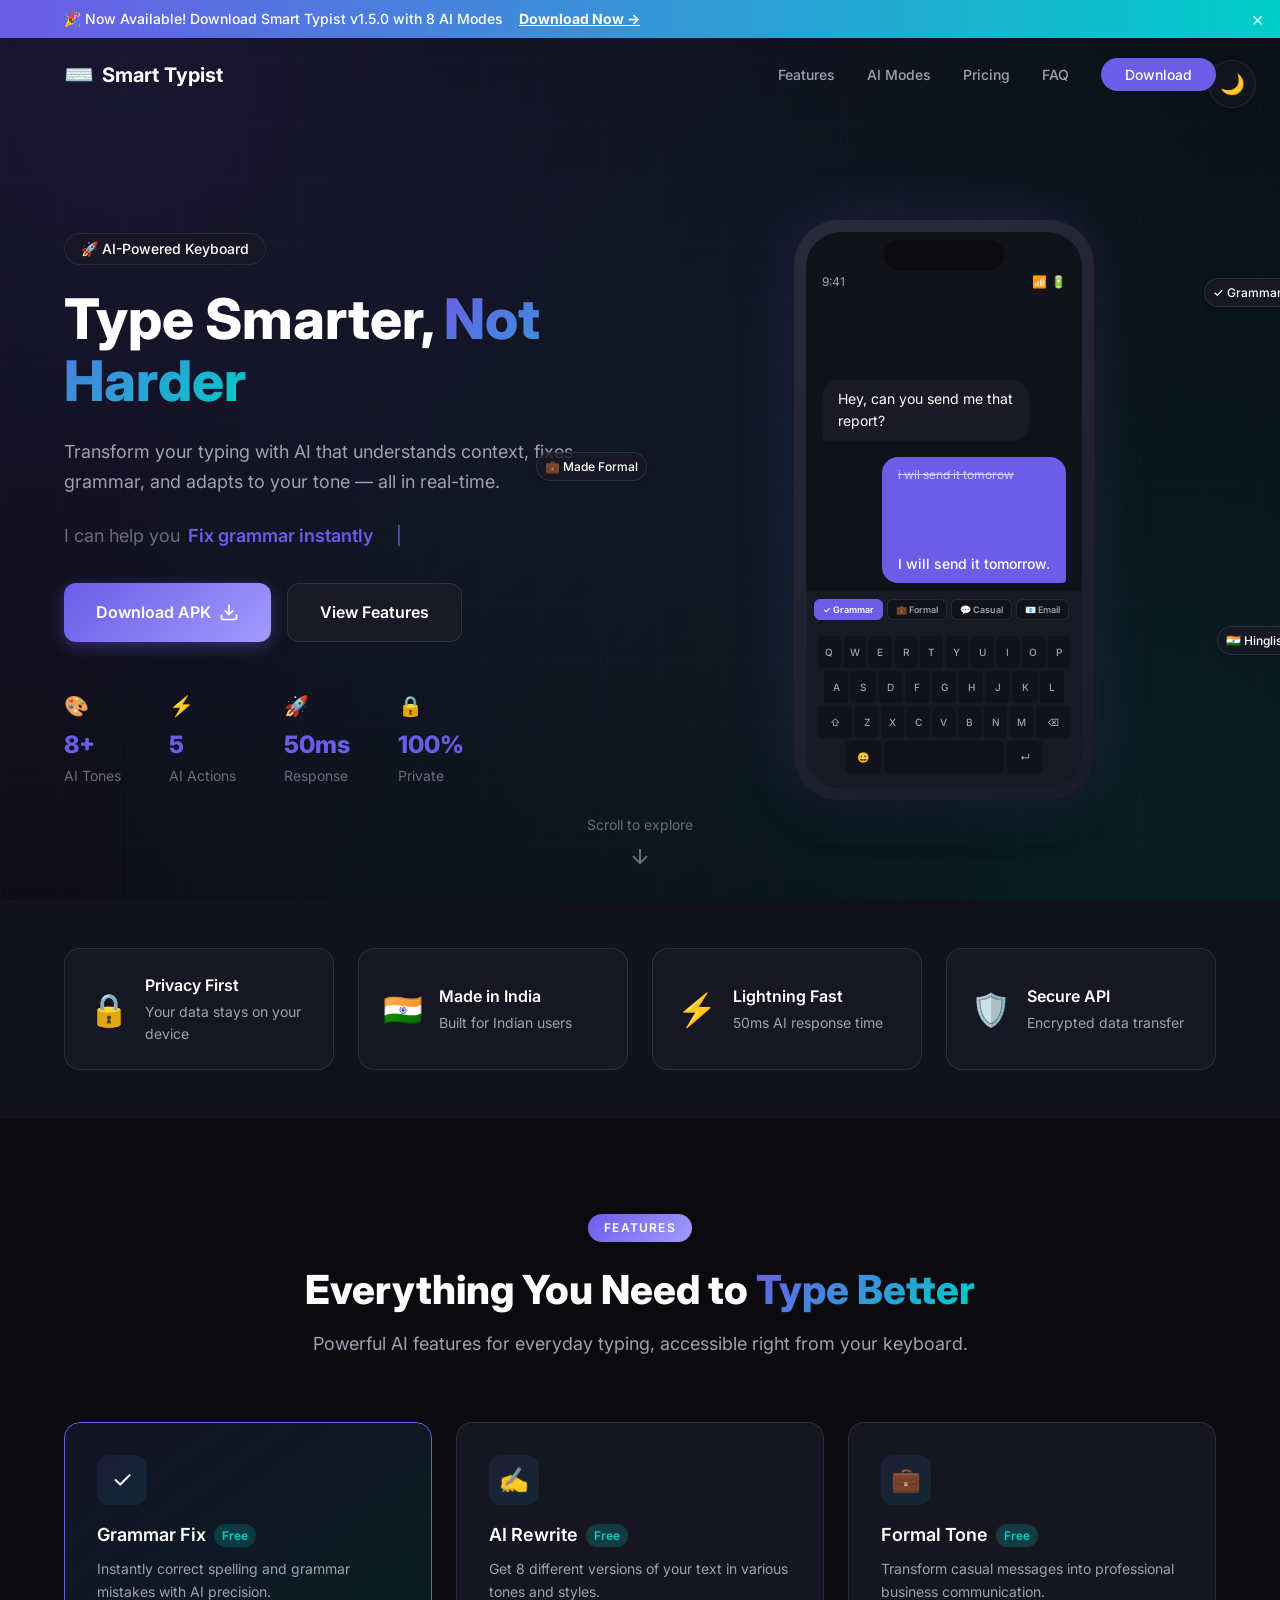
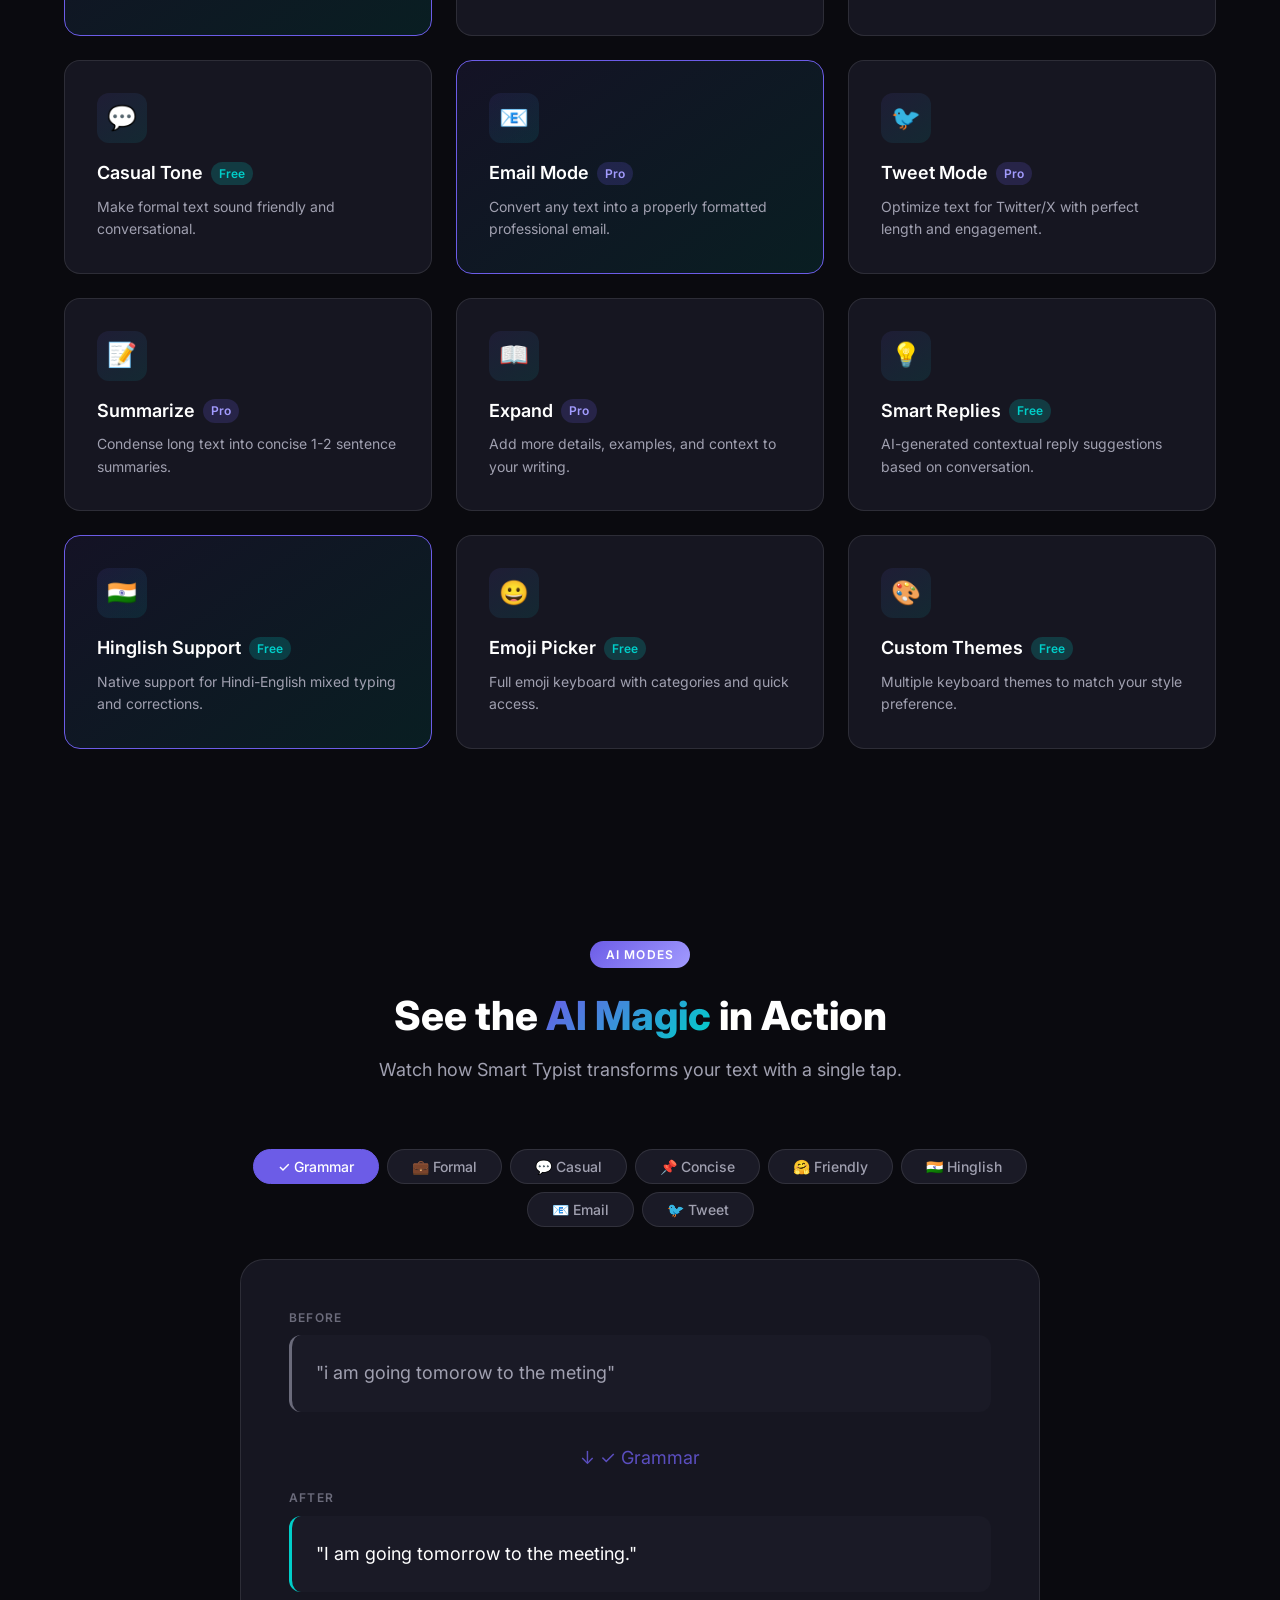
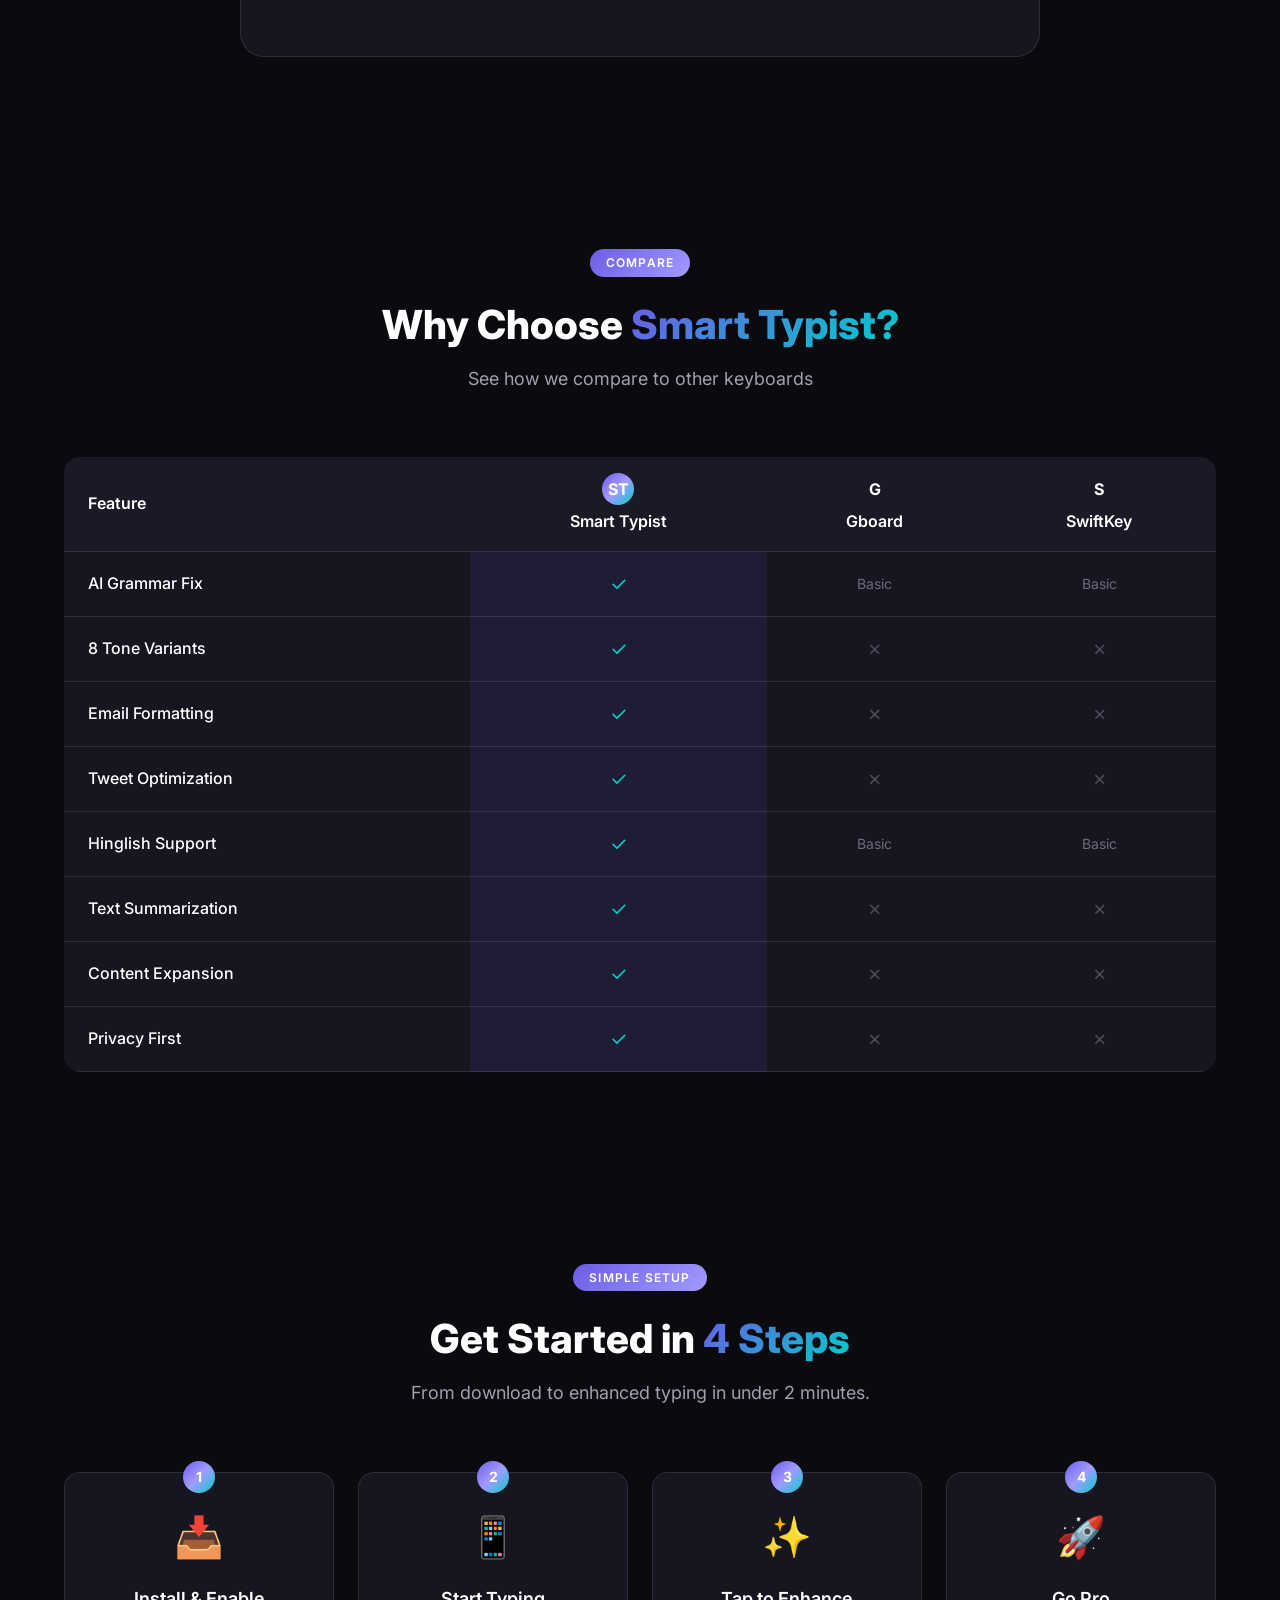
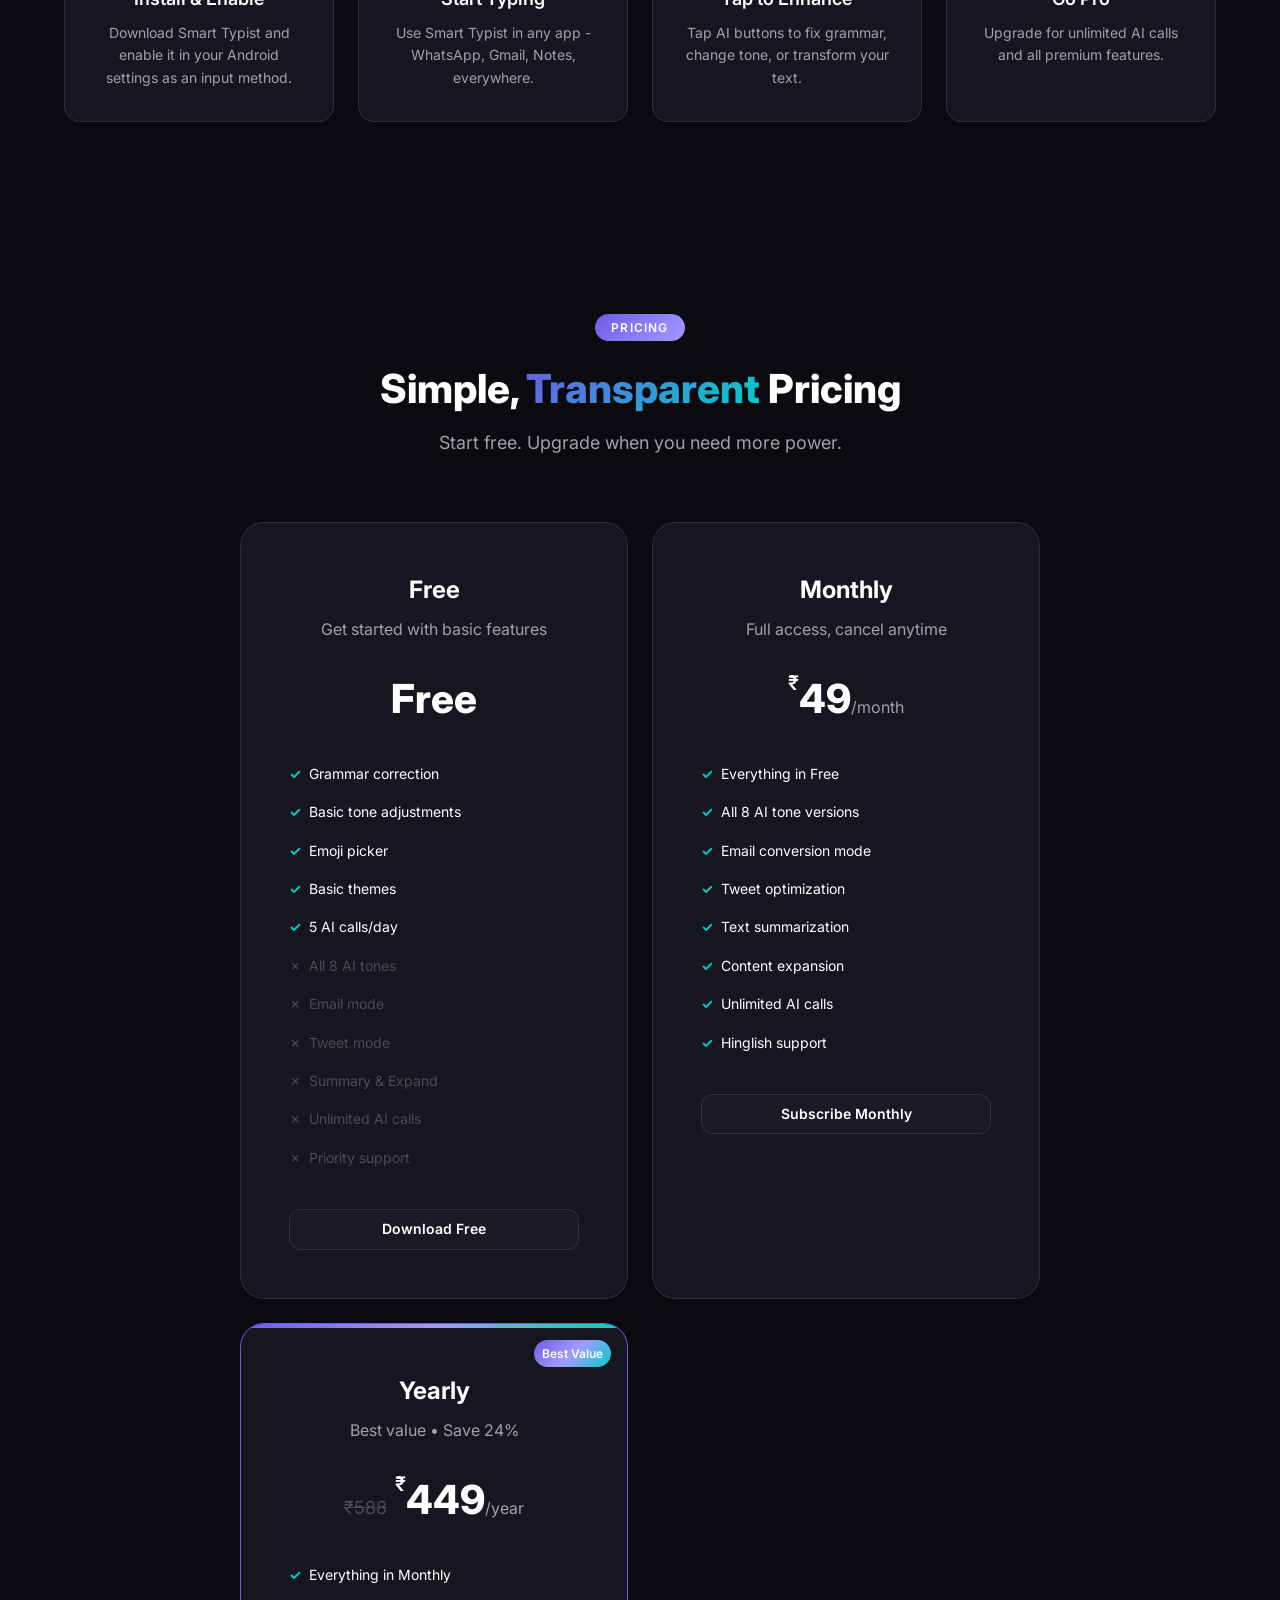
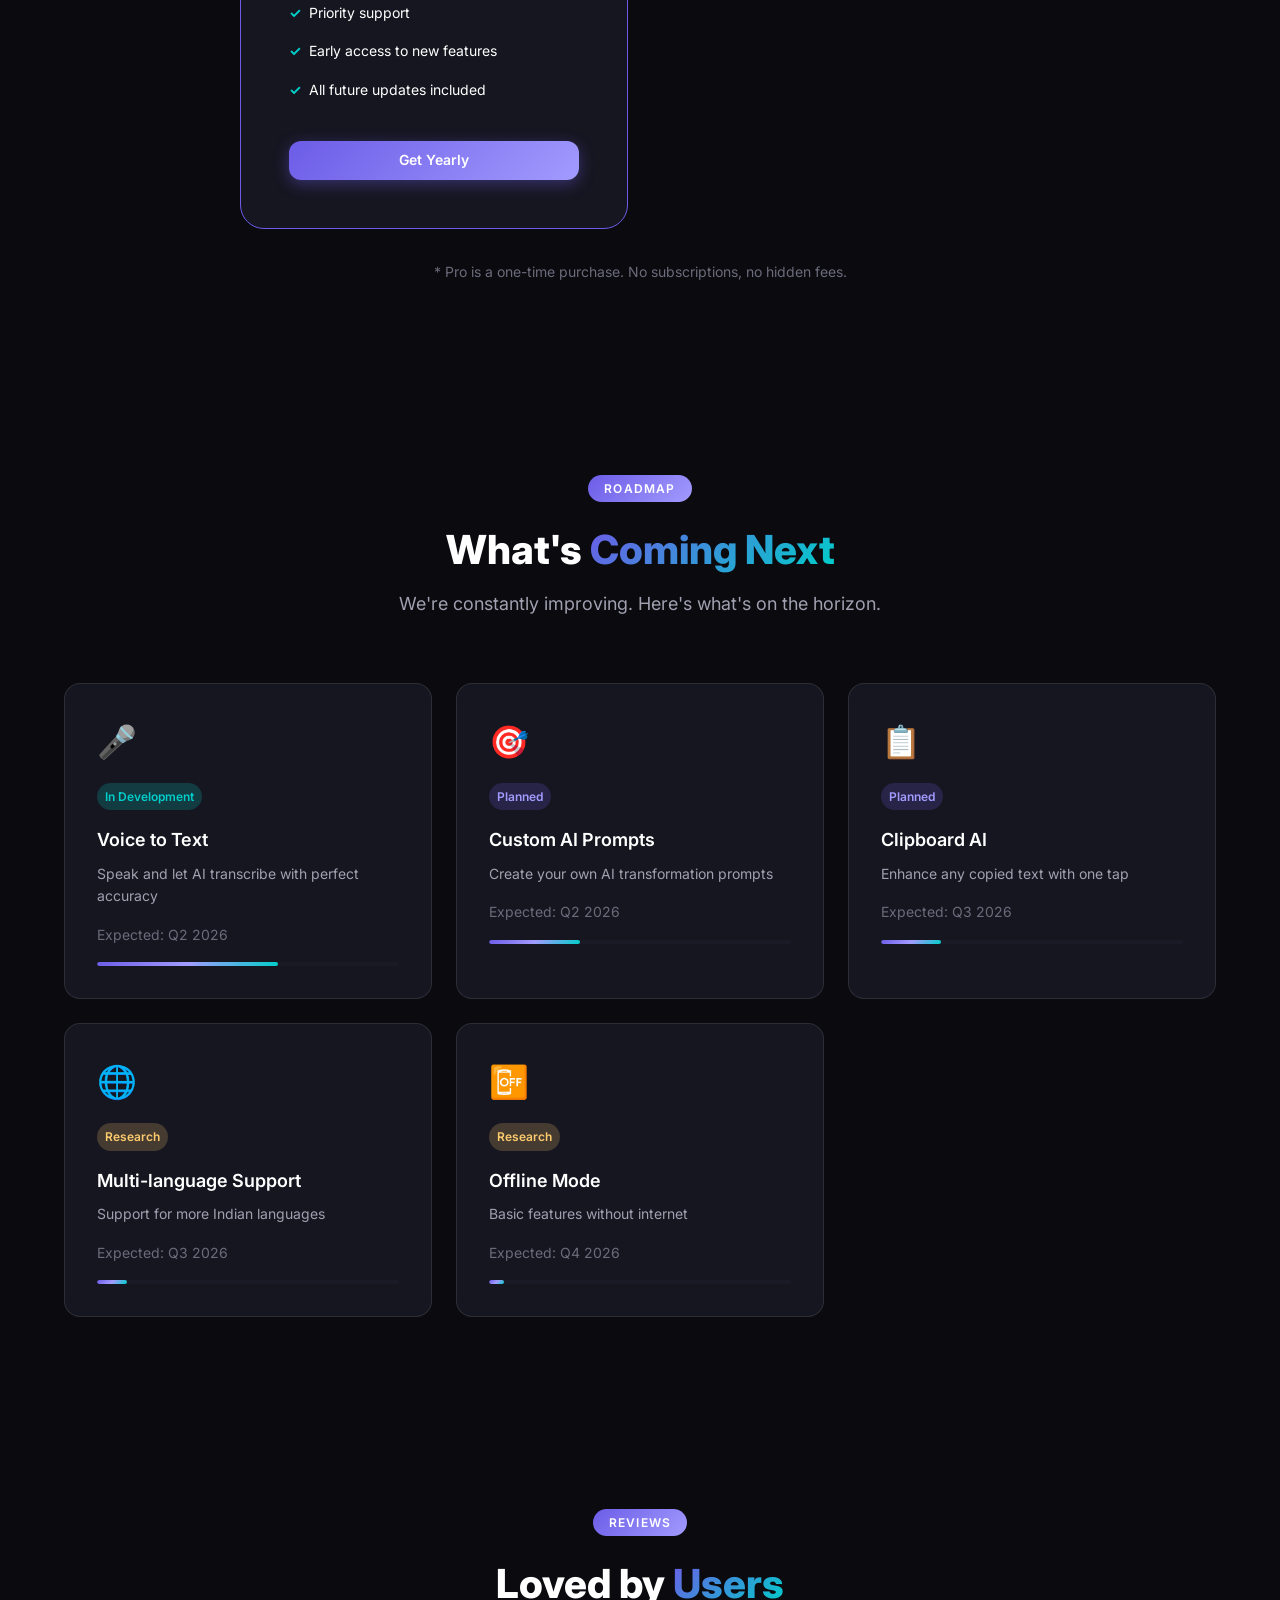
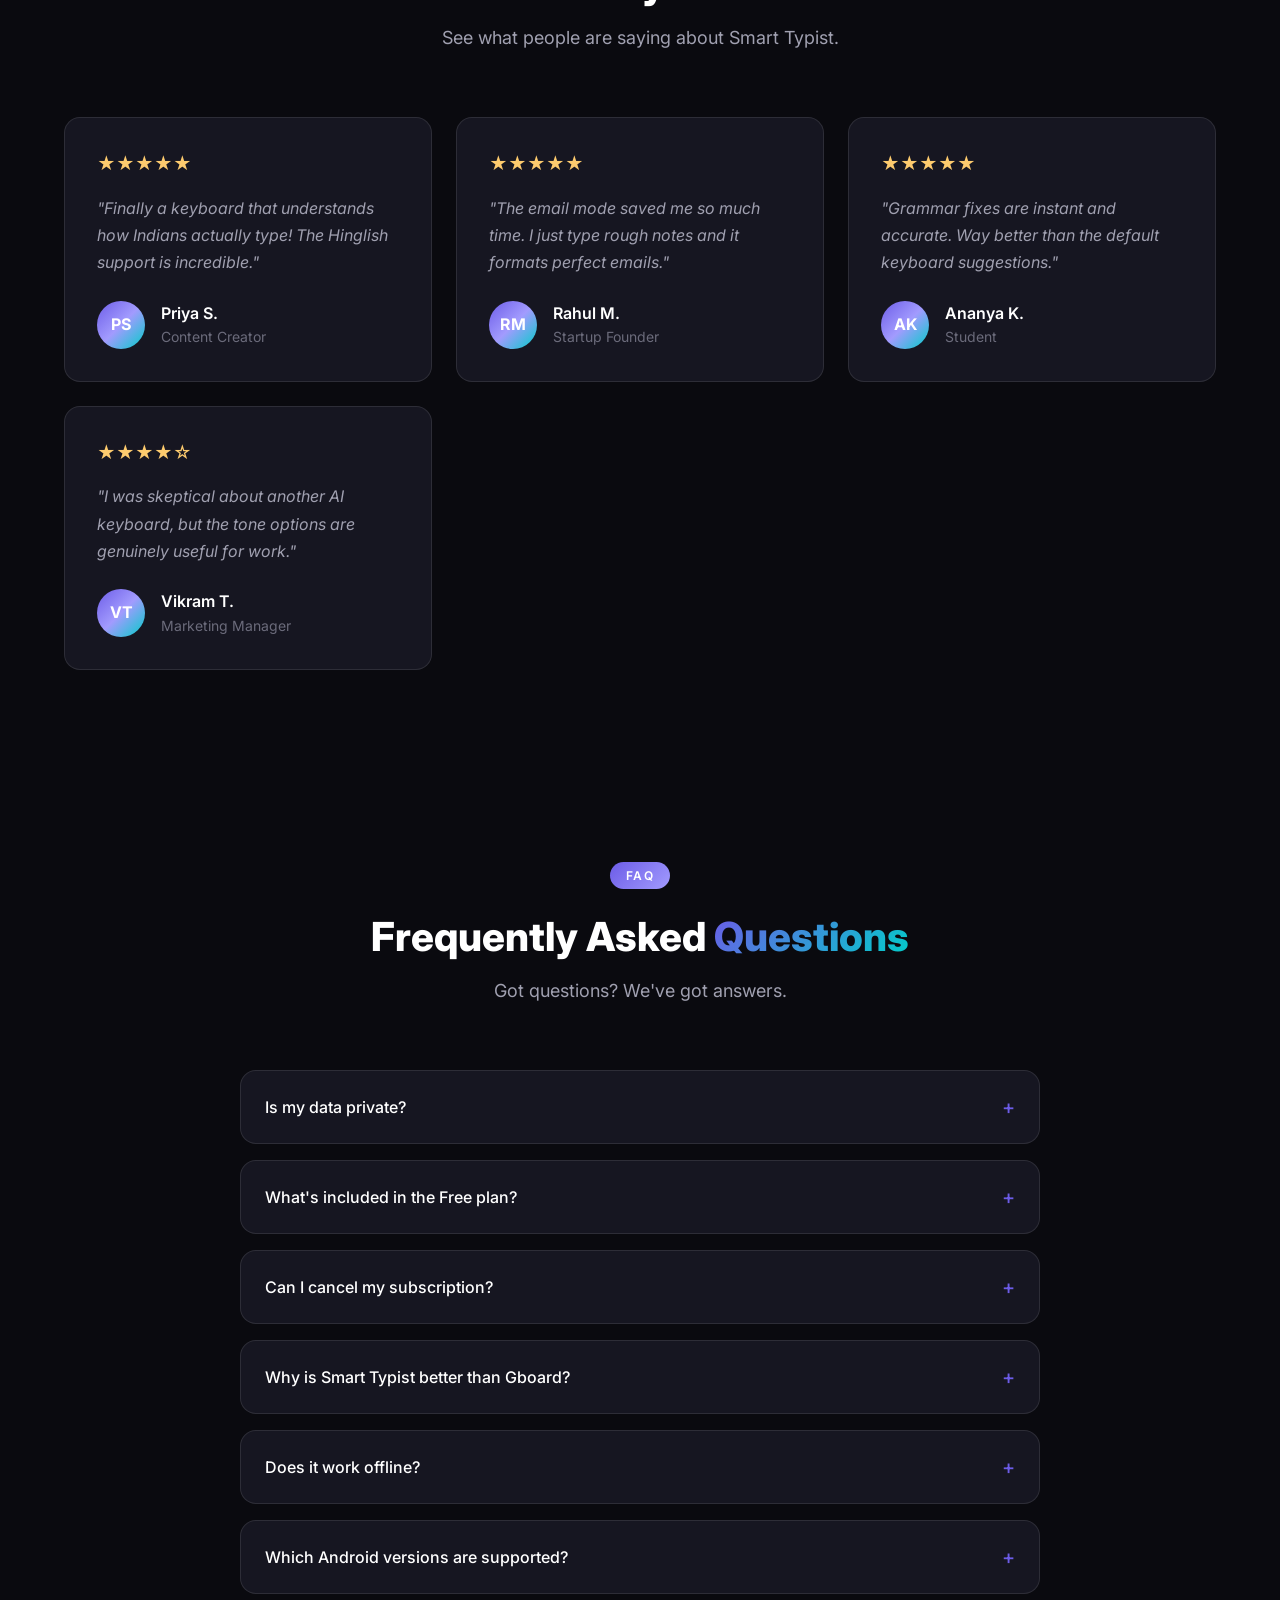
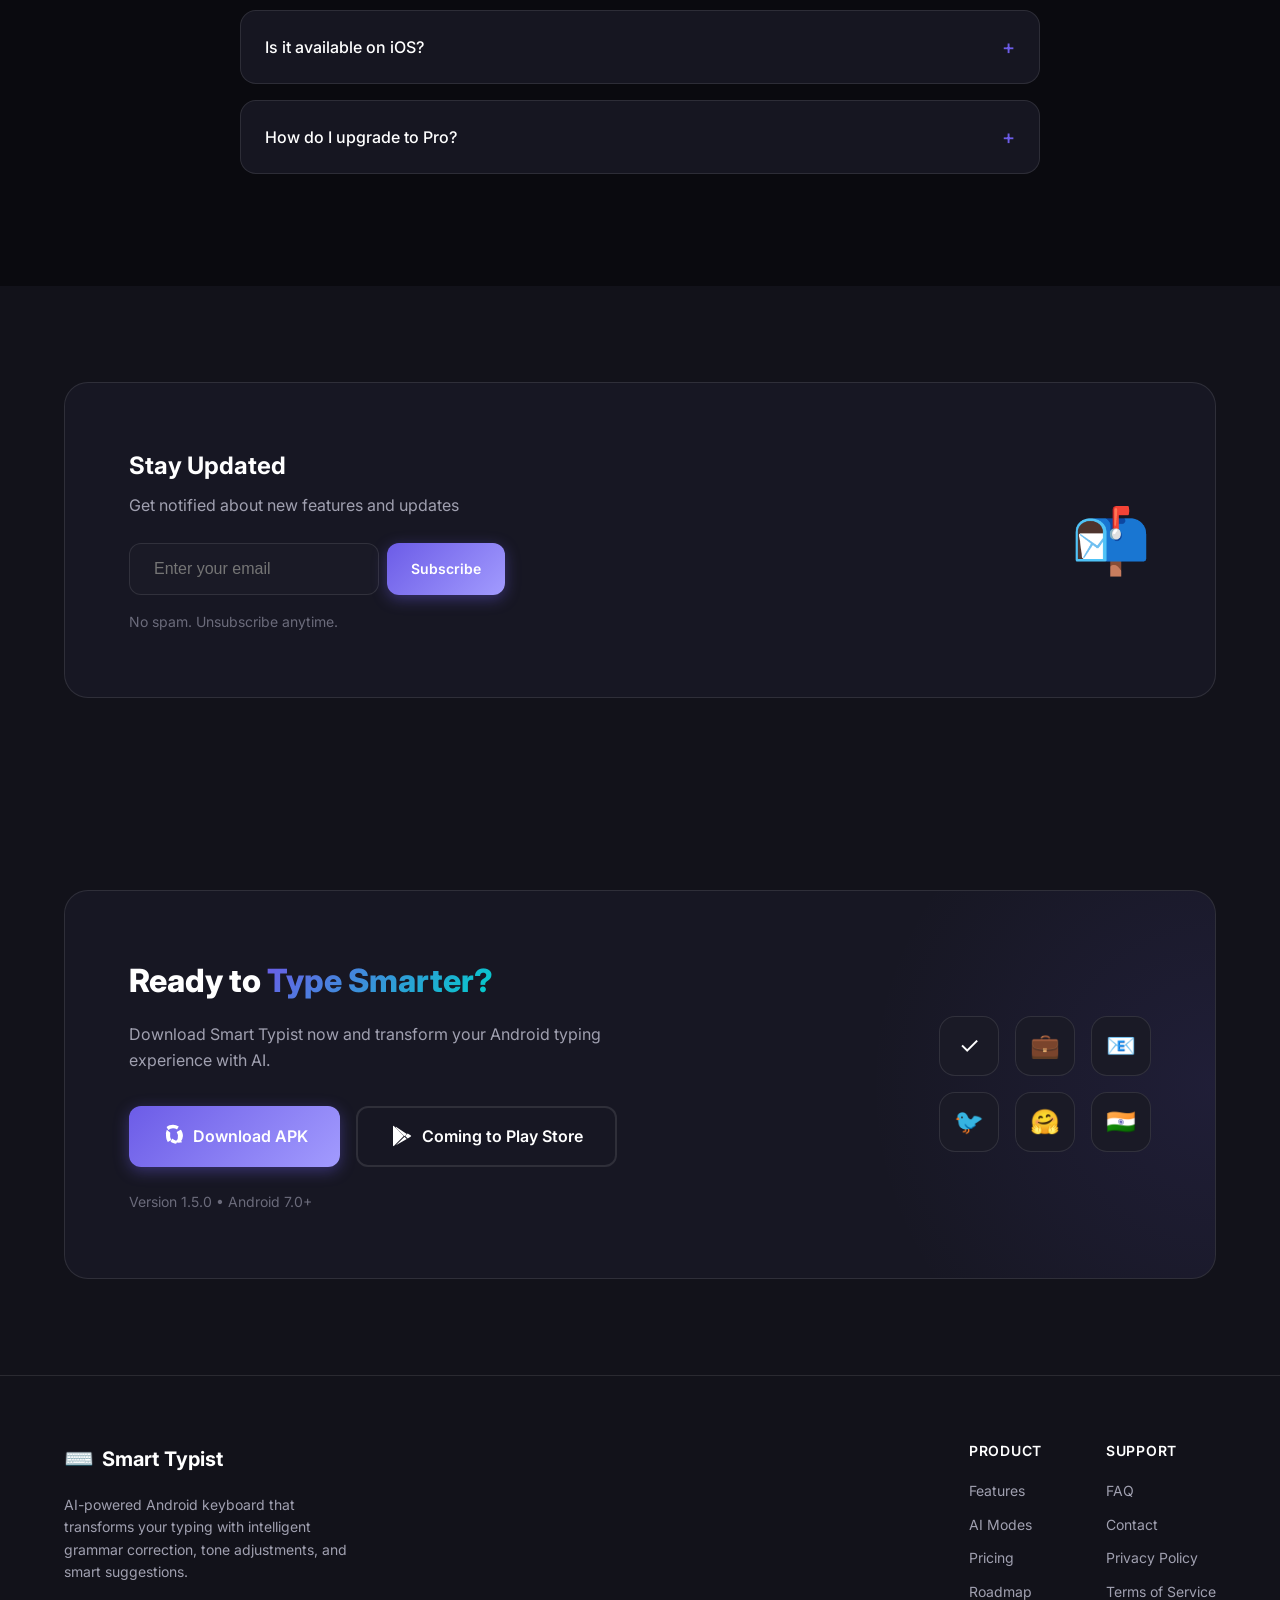
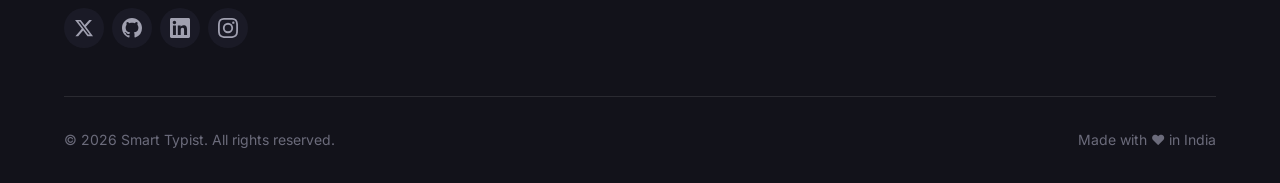
<file: index.html>
<!DOCTYPE html>
<html lang="en">

<head>
  <meta charset="UTF-8">
  <meta name="viewport" content="width=device-width, initial-scale=1.0">
  <title id="page-title">Smart Typist - AI-Powered Android Keyboard</title>
  <meta name="description" id="page-description"
    content="Transform your typing with AI. Grammar correction, tone adjustment, email formatting, and Hinglish support.">
  <meta name="keywords" id="page-keywords"
    content="AI keyboard, Android keyboard, grammar correction, Hinglish keyboard, smart keyboard">

  <!-- OpenGraph Meta -->
  <meta property="og:title" id="og-title" content="Smart Typist - AI-Powered Android Keyboard">
  <meta property="og:description" id="og-description" content="Transform your typing with AI">
  <meta property="og:type" content="website">

  <!-- Twitter Card -->
  <meta name="twitter:card" content="summary_large_image">
  <meta name="twitter:title" id="twitter-title" content="Smart Typist">

  <!-- Fonts -->
  <link rel="preconnect" href="https://fonts.googleapis.com">
  <link rel="preconnect" href="https://fonts.gstatic.com" crossorigin>
  <link href="https://fonts.googleapis.com/css2?family=Inter:wght@400;500;600;700;800;900&display=swap"
    rel="stylesheet">

  <!-- Styles -->
  <link rel="stylesheet" href="styles.css">

  <!-- Favicon -->
  <link rel="icon"
    href="data:image/svg+xml,<svg xmlns=%22http://www.w3.org/2000/svg%22 viewBox=%220 0 100 100%22><text y=%22.9em%22 font-size=%2290%22>⌨️</text></svg>">

  <!-- Config - MUST load before scripts -->
  <script src="config.js"></script>
</head>

<body>
  <!-- Announcement Bar -->
  <div class="announcement-bar" id="announcement-bar">
    <div class="container announcement-content">
      <span id="announcement-text">🎉 Now Available!</span>
      <a href="#" id="announcement-link" class="announcement-link">Download Now →</a>
    </div>
    <button class="announcement-close" id="announcement-close" aria-label="Close">×</button>
  </div>

  <!-- Theme Toggle -->
  <button id="theme-toggle" class="theme-toggle" aria-label="Toggle theme">
    <span class="theme-icon-dark">🌙</span>
    <span class="theme-icon-light">☀️</span>
  </button>

  <!-- Navigation -->
  <nav class="navbar" id="navbar">
    <div class="container nav-container">
      <a href="#" class="nav-logo">
        <span class="logo-icon" id="logo-icon">⌨️</span>
        <span class="logo-text" id="nav-app-name">Smart Typist</span>
      </a>
      <button class="nav-toggle" id="nav-toggle" aria-label="Toggle navigation">
        <span></span>
        <span></span>
        <span></span>
      </button>
      <ul class="nav-menu" id="nav-menu">
        <li><a href="#features" class="nav-link">Features</a></li>
        <li><a href="#ai-modes" class="nav-link">AI Modes</a></li>
        <li><a href="#pricing" class="nav-link">Pricing</a></li>
        <li><a href="#faq" class="nav-link">FAQ</a></li>
        <li><a href="#download" class="nav-link nav-cta">Download</a></li>
      </ul>
    </div>
  </nav>

  <!-- Hero Section -->
  <section class="hero" id="hero">
    <div class="hero-bg">
      <div class="hero-gradient"></div>
      <div class="hero-particles" id="hero-particles"></div>
      <div class="hero-grid"></div>
    </div>
    <div class="container hero-container">
      <div class="hero-content">
        <span class="hero-badge" id="hero-badge">🚀 AI-Powered Keyboard</span>
        <h1 class="hero-title" id="hero-title">Type Smarter, <span class="gradient-text">Not Harder</span></h1>
        <p class="hero-subtitle" id="hero-subtitle">Transform your typing with AI that understands context, fixes
          grammar, and adapts to your tone — all in real-time.</p>
        <div class="hero-typing" id="hero-typing">
          <span class="typing-label">I can help you</span>
          <span class="typing-text" id="typing-text"></span>
          <span class="typing-cursor">|</span>
        </div>
        <div class="hero-cta">
          <a href="#download" class="btn btn-primary btn-lg pulse-glow" id="hero-cta-primary">
            <span>Download APK</span>
            <svg width="20" height="20" viewBox="0 0 24 24" fill="none" stroke="currentColor" stroke-width="2">
              <path d="M21 15v4a2 2 0 0 1-2 2H5a2 2 0 0 1-2-2v-4" />
              <polyline points="7 10 12 15 17 10" />
              <line x1="12" y1="15" x2="12" y2="3" />
            </svg>
          </a>
          <a href="#features" class="btn btn-secondary btn-lg" id="hero-cta-secondary">View Features</a>
        </div>
        <div class="hero-stats" id="hero-stats">
          <!-- Populated by JS -->
        </div>
      </div>
      <div class="hero-visual">
        <div class="phone-mockup">
          <div class="phone-notch"></div>
          <div class="phone-screen">
            <div class="phone-status-bar">
              <span>9:41</span>
              <div class="phone-status-icons">
                <span>📶</span>
                <span>🔋</span>
              </div>
            </div>
            <div class="phone-message-area">
              <div class="message-bubble incoming">Hey, can you send me that report?</div>
              <div class="message-bubble outgoing" id="demo-message">
                <span class="demo-original">i wil send it tomorow</span>
                <span class="demo-arrow">→</span>
                <span class="demo-enhanced">I will send it tomorrow.</span>
              </div>
            </div>
            <div class="keyboard-preview">
              <div class="keyboard-header">
                <div class="ai-buttons">
                  <button class="ai-btn active">✓ Grammar</button>
                  <button class="ai-btn">💼 Formal</button>
                  <button class="ai-btn">💬 Casual</button>
                  <button class="ai-btn">📧 Email</button>
                </div>
              </div>
              <div class="keyboard-keys">
                <div class="key-row">
                  <span class="key">Q</span><span class="key">W</span><span class="key">E</span><span
                    class="key">R</span><span class="key">T</span><span class="key">Y</span><span
                    class="key">U</span><span class="key">I</span><span class="key">O</span><span class="key">P</span>
                </div>
                <div class="key-row">
                  <span class="key">A</span><span class="key">S</span><span class="key">D</span><span
                    class="key">F</span><span class="key">G</span><span class="key">H</span><span
                    class="key">J</span><span class="key">K</span><span class="key">L</span>
                </div>
                <div class="key-row">
                  <span class="key key-shift">⇧</span><span class="key">Z</span><span class="key">X</span><span
                    class="key">C</span><span class="key">V</span><span class="key">B</span><span
                    class="key">N</span><span class="key">M</span><span class="key key-backspace">⌫</span>
                </div>
                <div class="key-row">
                  <span class="key key-emoji">😀</span><span class="key key-space"></span><span
                    class="key key-enter">↵</span>
                </div>
              </div>
            </div>
          </div>
        </div>
        <div class="floating-badges">
          <span class="float-badge badge-1">✓ Grammar Fixed</span>
          <span class="float-badge badge-2">💼 Made Formal</span>
          <span class="float-badge badge-3">🇮🇳 Hinglish</span>
        </div>
      </div>
    </div>
    <div class="hero-scroll">
      <span>Scroll to explore</span>
      <svg width="24" height="24" viewBox="0 0 24 24" fill="none" stroke="currentColor" stroke-width="2">
        <path d="M12 5v14M19 12l-7 7-7-7" />
      </svg>
    </div>
  </section>

  <!-- Trust Badges Section -->
  <section class="section trust-badges" id="trust-badges">
    <div class="container">
      <div class="trust-grid" id="trust-grid">
        <!-- Populated by JS -->
      </div>
    </div>
  </section>

  <!-- Features Section -->
  <section class="section features" id="features">
    <div class="container">
      <div class="section-header">
        <span class="section-badge">Features</span>
        <h2 class="section-title" id="features-title">Everything You Need to <span class="gradient-text">Type
            Better</span></h2>
        <p class="section-subtitle" id="features-subtitle">Powerful AI features for everyday typing, accessible right
          from your keyboard.</p>
      </div>
      <div class="features-grid" id="features-grid">
        <!-- Populated by JS -->
      </div>
    </div>
  </section>

  <!-- AI Modes Demo Section -->
  <section class="section ai-modes" id="ai-modes">
    <div class="container">
      <div class="section-header">
        <span class="section-badge">AI Modes</span>
        <h2 class="section-title" id="ai-modes-title">See the <span class="gradient-text">AI Magic</span> in Action</h2>
        <p class="section-subtitle" id="ai-modes-subtitle">Watch how Smart Typist transforms your text with a single
          tap.</p>
      </div>
      <div class="ai-modes-container">
        <div class="ai-modes-tabs" id="ai-modes-tabs">
          <!-- Populated by JS -->
        </div>
        <div class="ai-modes-demo" id="ai-modes-demo">
          <!-- Populated by JS -->
        </div>
      </div>
    </div>
  </section>

  <!-- Comparison Section -->
  <section class="section comparison" id="comparison">
    <div class="container">
      <div class="section-header">
        <span class="section-badge">Compare</span>
        <h2 class="section-title" id="comparison-title">Why Choose <span class="gradient-text">Smart Typist?</span></h2>
        <p class="section-subtitle" id="comparison-subtitle">See how we compare to other keyboards</p>
      </div>
      <div class="comparison-table-wrapper">
        <table class="comparison-table" id="comparison-table">
          <!-- Populated by JS -->
        </table>
      </div>
    </div>
  </section>

  <!-- How It Works Section -->
  <section class="section how-it-works" id="how-it-works">
    <div class="container">
      <div class="section-header">
        <span class="section-badge">Simple Setup</span>
        <h2 class="section-title" id="steps-title">Get Started in <span class="gradient-text">4 Steps</span></h2>
        <p class="section-subtitle" id="steps-subtitle">From download to enhanced typing in under 2 minutes.</p>
      </div>
      <div class="steps-grid" id="steps-grid">
        <!-- Populated by JS -->
      </div>
    </div>
  </section>

  <!-- Pricing Section -->
  <section class="section pricing" id="pricing">
    <div class="container">
      <div class="section-header">
        <span class="section-badge">Pricing</span>
        <h2 class="section-title" id="pricing-title">Simple, <span class="gradient-text">Transparent</span> Pricing</h2>
        <p class="section-subtitle" id="pricing-subtitle">Start free. Upgrade when you need more power.</p>
      </div>
      <div class="pricing-grid" id="pricing-grid">
        <!-- Populated by JS -->
      </div>
      <p class="pricing-note" id="pricing-note">* Pro is a one-time purchase. No subscriptions, no hidden fees.</p>
    </div>
  </section>

  <!-- Upcoming Features Section -->
  <section class="section roadmap" id="roadmap">
    <div class="container">
      <div class="section-header">
        <span class="section-badge">Roadmap</span>
        <h2 class="section-title" id="roadmap-title">What's <span class="gradient-text">Coming Next</span></h2>
        <p class="section-subtitle" id="roadmap-subtitle">We're constantly improving. Here's what's on the horizon.</p>
      </div>
      <div class="roadmap-grid" id="roadmap-grid">
        <!-- Populated by JS -->
      </div>
    </div>
  </section>

  <!-- Testimonials Section -->
  <section class="section testimonials" id="testimonials">
    <div class="container">
      <div class="section-header">
        <span class="section-badge">Reviews</span>
        <h2 class="section-title" id="testimonials-title">Loved by <span class="gradient-text">Users</span></h2>
        <p class="section-subtitle" id="testimonials-subtitle">See what people are saying about Smart Typist.</p>
      </div>
      <div class="testimonials-grid" id="testimonials-grid">
        <!-- Populated by JS -->
      </div>
    </div>
  </section>

  <!-- FAQ Section -->
  <section class="section faq" id="faq">
    <div class="container">
      <div class="section-header">
        <span class="section-badge">FAQ</span>
        <h2 class="section-title" id="faq-title">Frequently Asked <span class="gradient-text">Questions</span></h2>
        <p class="section-subtitle" id="faq-subtitle">Got questions? We've got answers.</p>
      </div>
      <div class="faq-list" id="faq-list">
        <!-- Populated by JS -->
      </div>
    </div>
  </section>

  <!-- Newsletter Section -->
  <section class="section newsletter" id="newsletter">
    <div class="container">
      <div class="newsletter-card">
        <div class="newsletter-content">
          <h2 class="newsletter-title" id="newsletter-title">Stay Updated</h2>
          <p class="newsletter-subtitle" id="newsletter-subtitle">Get notified about new features and updates</p>
          <form class="newsletter-form" id="newsletter-form">
            <input type="email" class="newsletter-input" id="newsletter-email" placeholder="Enter your email" required>
            <button type="submit" class="btn btn-primary" id="newsletter-btn">Subscribe</button>
          </form>
          <p class="newsletter-note" id="newsletter-note">No spam. Unsubscribe anytime.</p>
        </div>
        <div class="newsletter-visual">
          <span class="newsletter-emoji">📬</span>
        </div>
      </div>
    </div>
  </section>

  <!-- Download CTA Section -->
  <section class="section download-cta" id="download">
    <div class="container">
      <div class="download-card">
        <div class="download-glow"></div>
        <div class="download-content">
          <h2 class="download-title" id="download-title">Ready to <span class="gradient-text">Type Smarter?</span></h2>
          <p class="download-subtitle" id="download-description">Download Smart Typist now and transform your Android
            typing experience with AI.</p>
          <div class="download-buttons">
            <a href="#" class="btn btn-primary btn-lg download-btn-main" id="download-apk-btn">
              <svg width="24" height="24" viewBox="0 0 24 24" fill="currentColor">
                <path
                  d="M17.523 15.342c-.392 0-.774-.034-1.162-.1l-1.755 3.04c2.092.607 4.327.59 6.41-.04l-1.73-2.997a7.71 7.71 0 0 1-1.763.097zm-5.275-.16a7.587 7.587 0 0 1-.928-.728l-1.73 2.996c1.554 1.34 3.476 2.127 5.532 2.298l1.754-3.04a7.685 7.685 0 0 1-4.628-1.526zm-3.082-4.88a7.68 7.68 0 0 1 .157-1.568L5.83 5.736A10.69 10.69 0 0 0 5.05 12c0 2.185.658 4.218 1.78 5.922l3.493-2.012a7.594 7.594 0 0 1-1.157-5.608zM12 4.305c1.474 0 2.86.406 4.043 1.117l1.73-2.996A10.617 10.617 0 0 0 12 .75c-2.418 0-4.642.812-6.43 2.177l1.73 2.996A7.603 7.603 0 0 1 12 4.305zm7.166 1.69l-3.493 2.012a7.64 7.64 0 0 1 1.157 5.608A7.68 7.68 0 0 1 16.674 15l3.493 2.012A10.658 10.658 0 0 0 21.95 12c0-2.302-.733-4.433-1.973-6.18l-.81.175z" />
              </svg>
              <span id="download-apk-text">Download APK</span>
            </a>
            <a href="#" class="btn btn-outline btn-lg" id="download-playstore-btn">
              <svg width="24" height="24" viewBox="0 0 24 24" fill="currentColor">
                <path
                  d="M3.609 1.814L13.792 12 3.61 22.186a.996.996 0 01-.61-.92V2.734a1 1 0 01.609-.92zm10.89 10.893l2.302 2.302-10.937 6.333 8.635-8.635zm3.199-3.198l2.807 1.626a1 1 0 010 1.73l-2.808 1.626L15.206 12l2.492-2.491zM5.864 2.658L16.8 9.99l-2.302 2.303-8.635-8.635z" />
              </svg>
              <span id="download-playstore-text">Coming to Play Store</span>
            </a>
          </div>
          <p class="download-version" id="download-version">Version 1.5.0 • Android 7.0+</p>
        </div>
        <div class="download-visual">
          <div class="floating-icons">
            <span class="float-icon">✓</span>
            <span class="float-icon">💼</span>
            <span class="float-icon">📧</span>
            <span class="float-icon">🐦</span>
            <span class="float-icon">🤗</span>
            <span class="float-icon">🇮🇳</span>
          </div>
        </div>
      </div>
    </div>
  </section>

  <!-- Footer -->
  <footer class="footer" id="footer">
    <div class="container">
      <div class="footer-main">
        <div class="footer-brand">
          <a href="#" class="footer-logo">
            <span class="logo-icon" id="footer-logo-icon">⌨️</span>
            <span class="logo-text" id="footer-app-name">Smart Typist</span>
          </a>
          <p class="footer-tagline" id="footer-tagline">AI-powered keyboard for Android</p>
          <div class="footer-social" id="footer-social">
            <!-- Populated by JS -->
          </div>
        </div>
        <div class="footer-links">
          <div class="footer-col">
            <h4>Product</h4>
            <ul>
              <li><a href="#features">Features</a></li>
              <li><a href="#ai-modes">AI Modes</a></li>
              <li><a href="#pricing">Pricing</a></li>
              <li><a href="#roadmap">Roadmap</a></li>
            </ul>
          </div>
          <div class="footer-col">
            <h4>Support</h4>
            <ul>
              <li><a href="#faq">FAQ</a></li>
              <li><a href="#" id="footer-email">Contact</a></li>
              <li><a href="privacy-policy.html" id="footer-privacy">Privacy Policy</a></li>
              <li><a href="terms.html" id="footer-terms">Terms of Service</a></li>
            </ul>
          </div>
        </div>
      </div>
      <div class="footer-bottom">
        <p class="footer-copyright" id="footer-copyright">© 2026 Smart Typist. All rights reserved.</p>
        <p class="footer-made" id="footer-made">Made with ❤️ in India</p>
      </div>
    </div>
  </footer>

  <!-- Back to Top Button -->
  <button class="back-to-top" id="back-to-top" aria-label="Back to top">
    <svg width="24" height="24" viewBox="0 0 24 24" fill="none" stroke="currentColor" stroke-width="2">
      <path d="M12 19V5M5 12l7-7 7 7" />
    </svg>
  </button>

  <!-- Scripts -->
  <script src="scripts.js"></script>
</body>

</html>
</file>
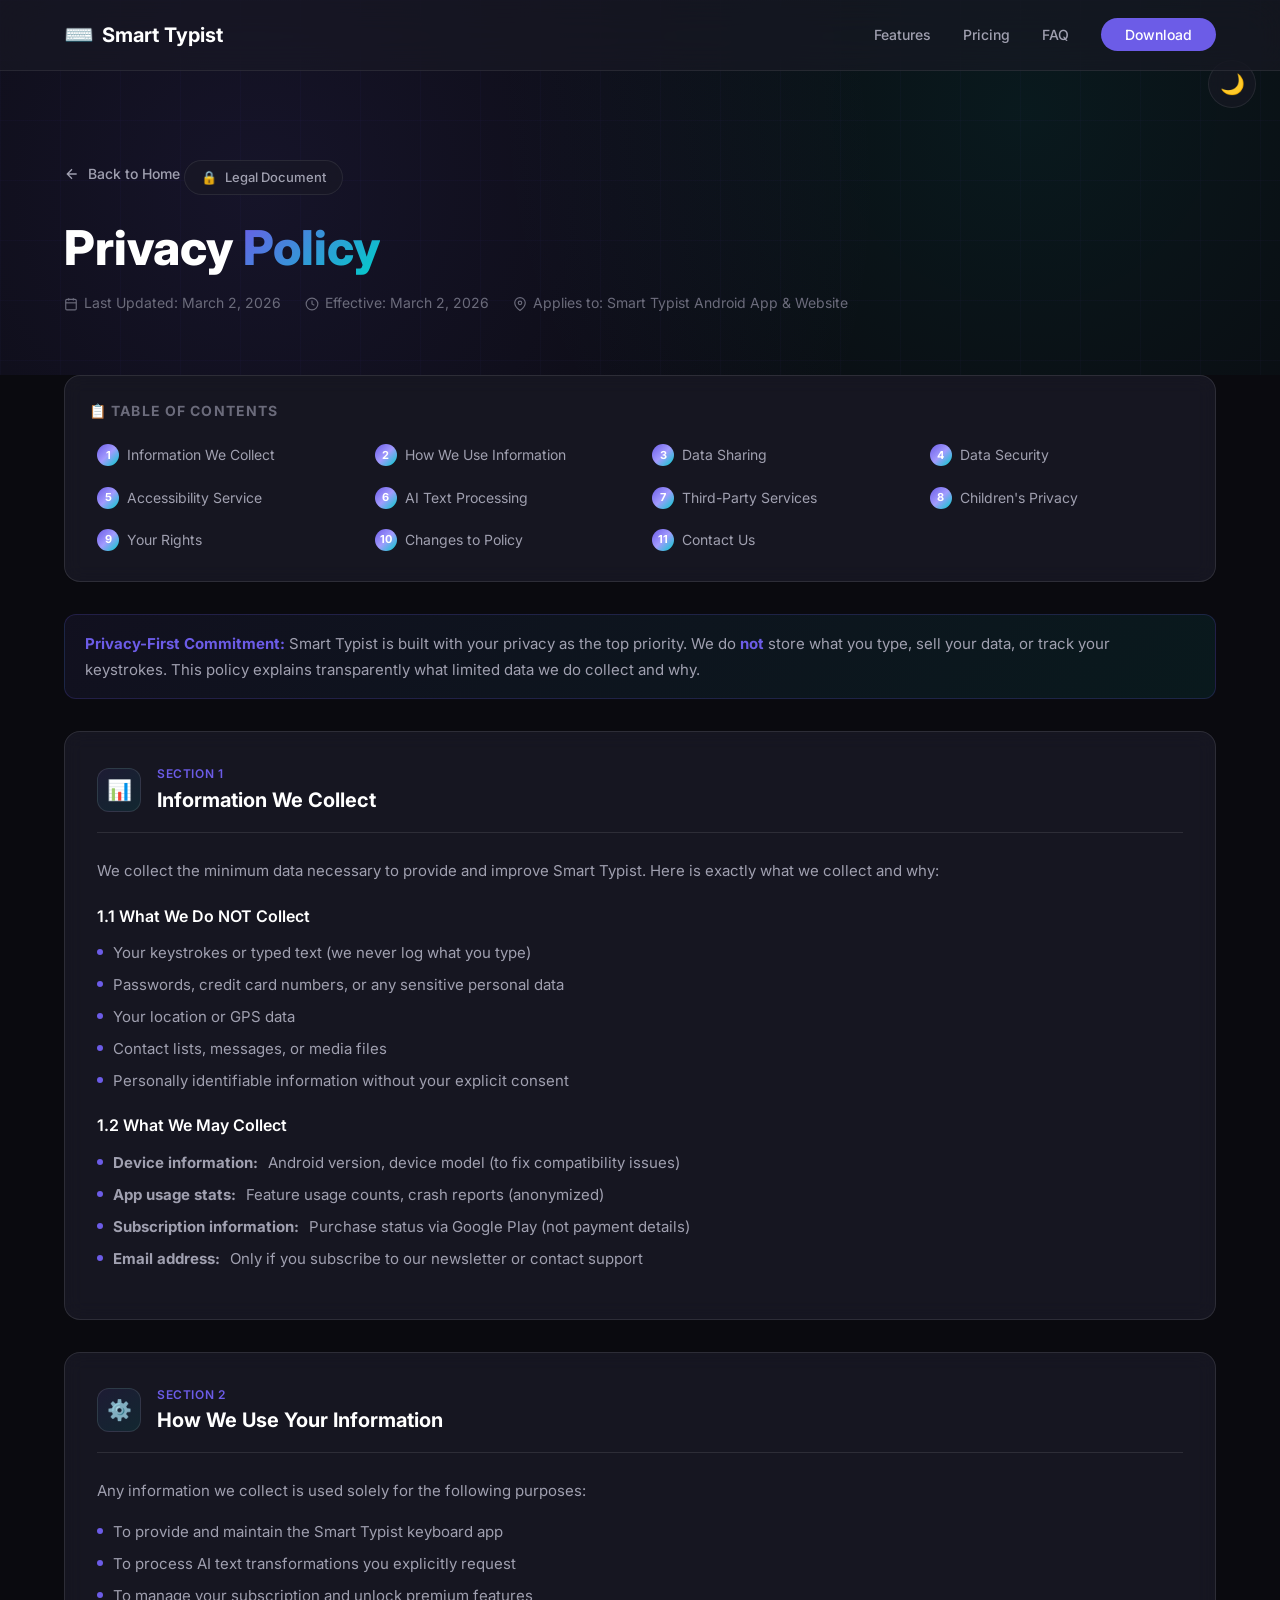
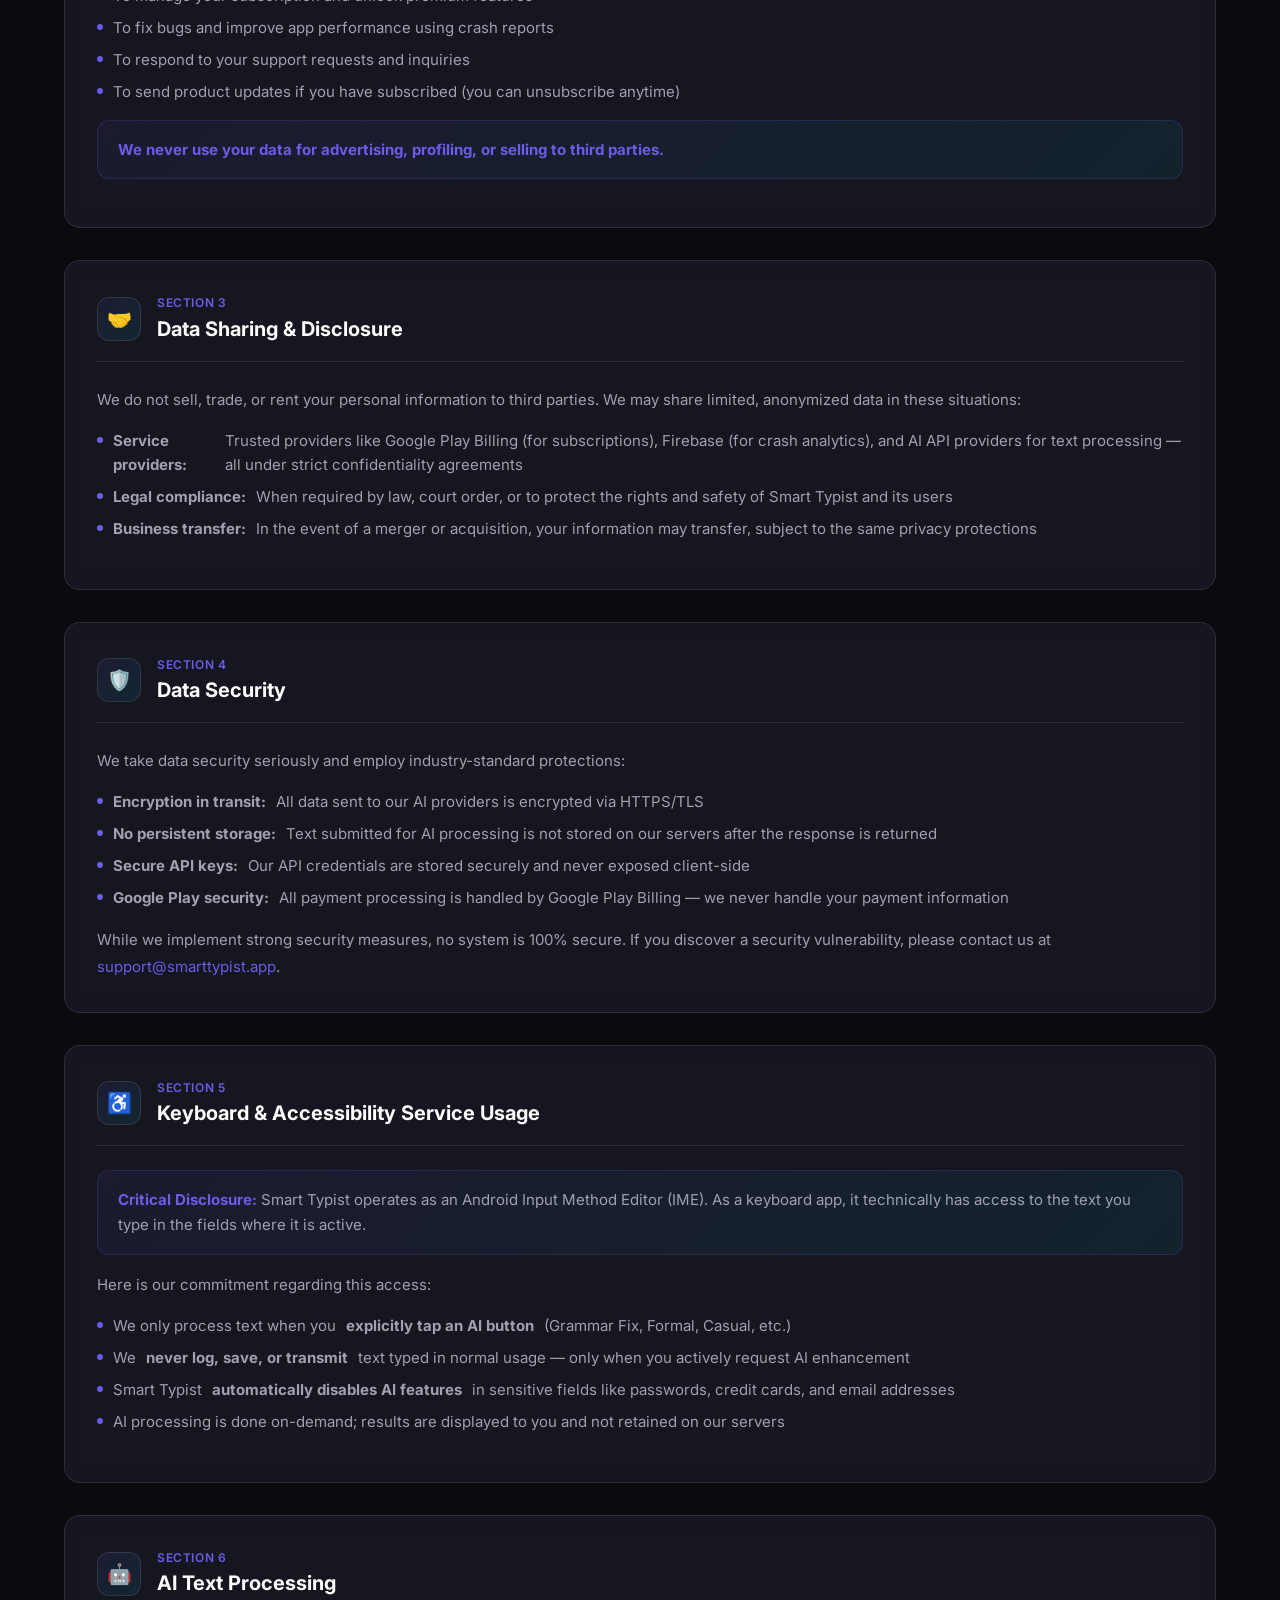
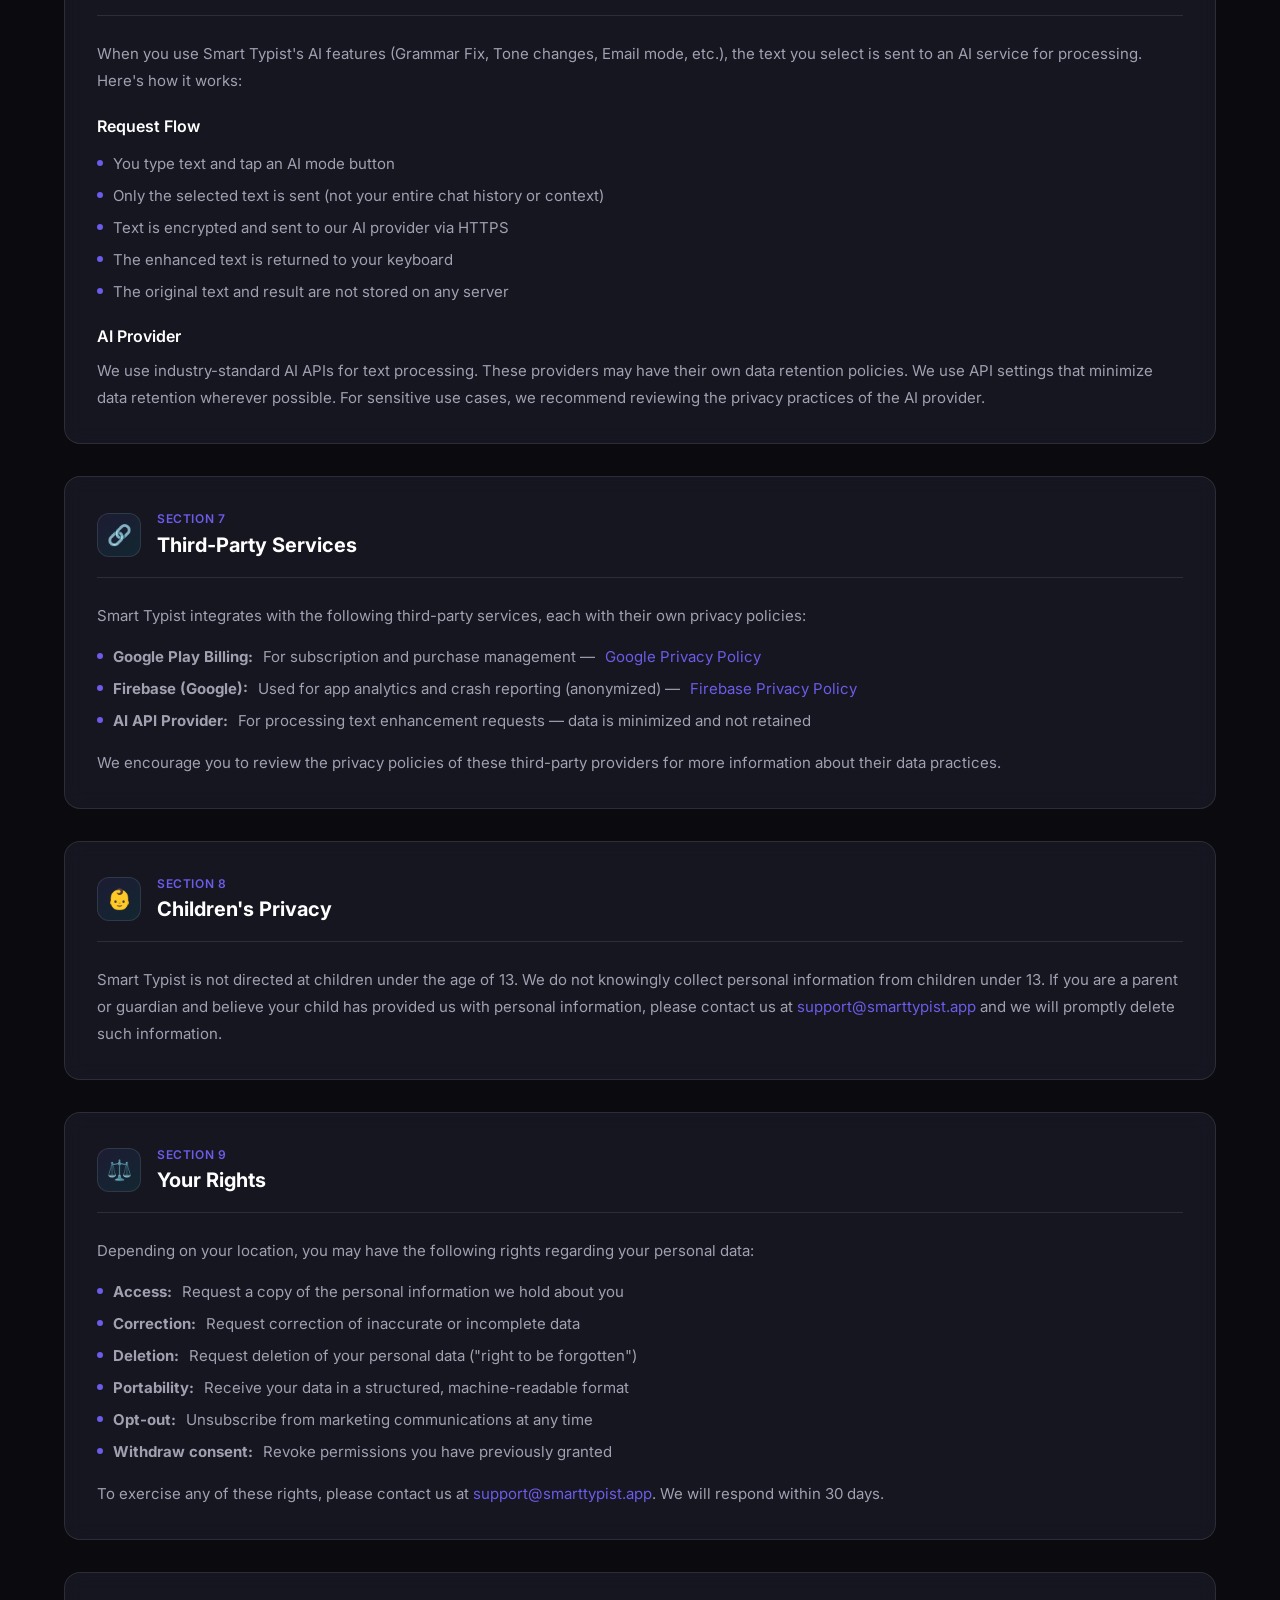
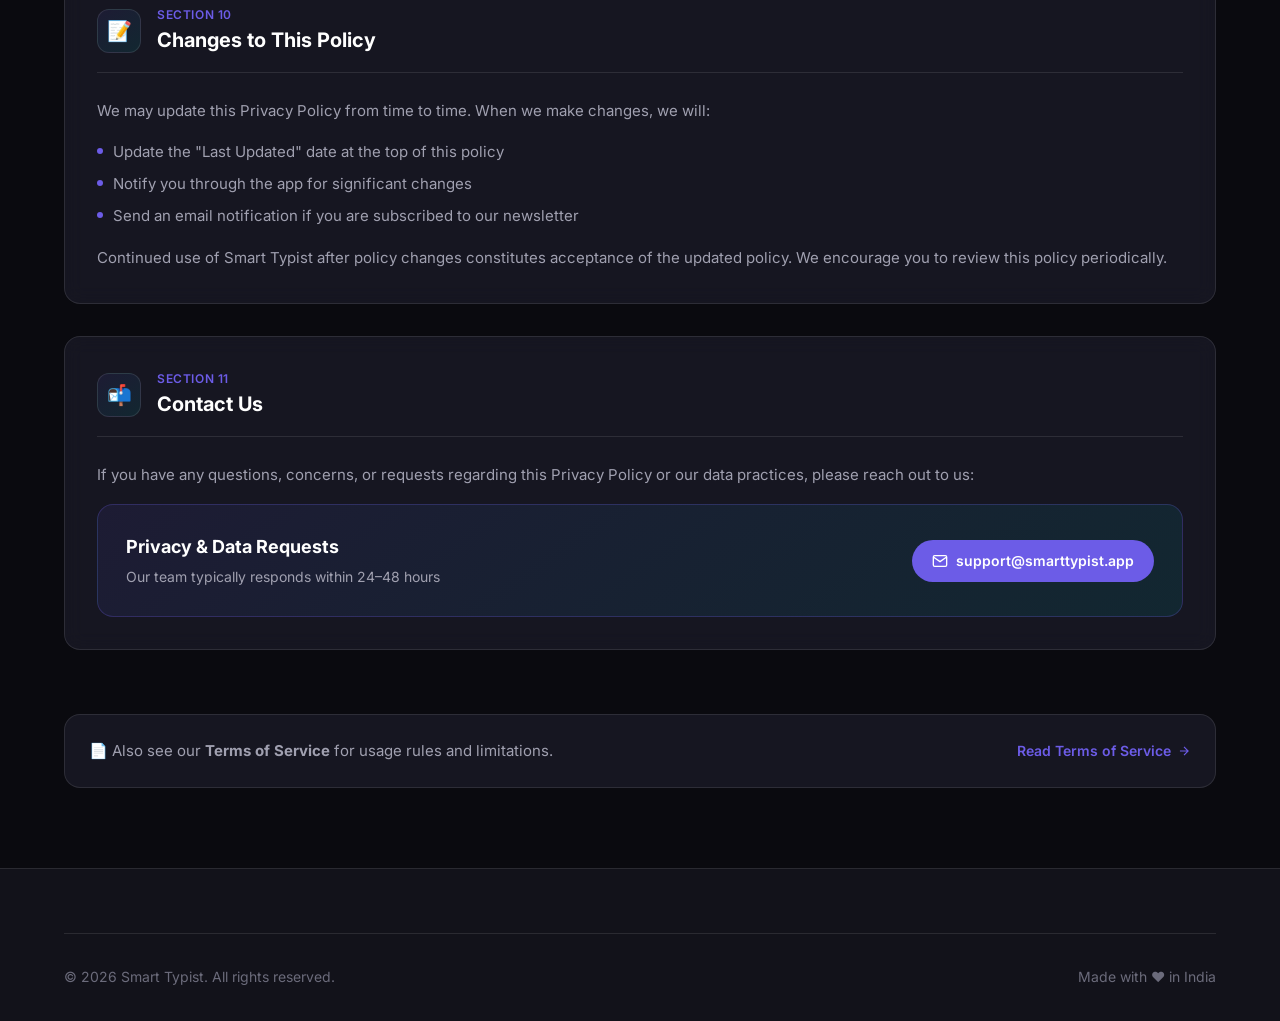
<file: privacy-policy.html>
<!DOCTYPE html>
<html lang="en">

<head>
    <meta charset="UTF-8">
    <meta name="viewport" content="width=device-width, initial-scale=1.0">
    <title>Privacy Policy - Smart Typist</title>
    <meta name="description"
        content="Privacy Policy for Smart Typist - AI-Powered Android Keyboard. Learn how we protect your data and privacy.">
    <meta name="robots" content="index, follow">

    <!-- Fonts -->
    <link rel="preconnect" href="https://fonts.googleapis.com">
    <link rel="preconnect" href="https://fonts.gstatic.com" crossorigin>
    <link href="https://fonts.googleapis.com/css2?family=Inter:wght@400;500;600;700;800;900&display=swap"
        rel="stylesheet">

    <!-- Styles -->
    <link rel="stylesheet" href="styles.css">

    <!-- Favicon -->
    <link rel="icon"
        href="data:image/svg+xml,<svg xmlns=%22http://www.w3.org/2000/svg%22 viewBox=%220 0 100 100%22><text y=%22.9em%22 font-size=%2290%22>⌨️</text></svg>">

    <style>
        /* Legal Page Specific Styles */
        .legal-hero {
            padding: 160px 0 60px;
            position: relative;
            overflow: hidden;
        }

        .legal-hero-bg {
            position: absolute;
            inset: 0;
            background: radial-gradient(circle at 20% 50%, rgba(108, 92, 231, 0.12) 0%, transparent 60%),
                radial-gradient(circle at 80% 30%, rgba(0, 206, 201, 0.08) 0%, transparent 50%);
        }

        .legal-hero-grid {
            position: absolute;
            inset: 0;
            background-image: linear-gradient(rgba(108, 92, 231, 0.03) 1px, transparent 1px),
                linear-gradient(90deg, rgba(108, 92, 231, 0.03) 1px, transparent 1px);
            background-size: 60px 60px;
        }

        .legal-hero-content {
            position: relative;
            z-index: 1;
        }

        .legal-badge {
            display: inline-flex;
            align-items: center;
            gap: 8px;
            padding: 6px 16px;
            background: var(--glass-bg);
            border: 1px solid var(--glass-border);
            border-radius: 9999px;
            font-size: 0.8125rem;
            font-weight: 500;
            color: var(--text-secondary);
            margin-bottom: 1.5rem;
            backdrop-filter: blur(10px);
        }

        .legal-title {
            font-size: clamp(2rem, 5vw, 3rem);
            font-weight: 800;
            line-height: 1.2;
            margin-bottom: 1rem;
        }

        .legal-meta {
            font-size: 0.875rem;
            color: var(--text-tertiary);
            display: flex;
            align-items: center;
            gap: 1.5rem;
            flex-wrap: wrap;
        }

        .legal-meta-item {
            display: flex;
            align-items: center;
            gap: 6px;
        }

        /* Table of Contents */
        .toc-card {
            background: var(--bg-card);
            border: 1px solid var(--border-color);
            border-radius: 1rem;
            padding: 1.5rem;
            margin-bottom: 2rem;
            backdrop-filter: blur(10px);
        }

        .toc-title {
            font-size: 0.875rem;
            font-weight: 700;
            text-transform: uppercase;
            letter-spacing: 0.08em;
            color: var(--text-tertiary);
            margin-bottom: 1rem;
        }

        .toc-list {
            display: grid;
            grid-template-columns: repeat(auto-fill, minmax(240px, 1fr));
            gap: 0.5rem;
            list-style: none;
            padding: 0;
            margin: 0;
        }

        .toc-list li a {
            display: flex;
            align-items: center;
            gap: 8px;
            font-size: 0.875rem;
            color: var(--text-secondary);
            padding: 6px 8px;
            border-radius: 0.5rem;
            transition: all 0.15s ease;
        }

        .toc-list li a:hover {
            background: var(--bg-tertiary);
            color: var(--primary);
        }

        .toc-num {
            display: inline-flex;
            align-items: center;
            justify-content: center;
            width: 22px;
            height: 22px;
            background: var(--gradient-primary);
            color: white;
            font-size: 0.6875rem;
            font-weight: 700;
            border-radius: 50%;
            flex-shrink: 0;
        }

        /* Legal Content */
        .legal-layout {
            display: grid;
            grid-template-columns: 1fr;
            gap: 2rem;
            padding-bottom: 5rem;
        }

        .legal-section {
            background: var(--bg-card);
            border: 1px solid var(--border-color);
            border-radius: 1rem;
            padding: 2rem;
            scroll-margin-top: 100px;
            backdrop-filter: blur(10px);
            transition: border-color 0.3s ease;
        }

        .legal-section:hover {
            border-color: var(--border-hover);
        }

        .legal-section-header {
            display: flex;
            align-items: center;
            gap: 1rem;
            margin-bottom: 1.5rem;
            padding-bottom: 1rem;
            border-bottom: 1px solid var(--border-color);
        }

        .legal-section-icon {
            display: inline-flex;
            align-items: center;
            justify-content: center;
            width: 44px;
            height: 44px;
            background: var(--gradient-card);
            border: 1px solid var(--border-color);
            border-radius: 0.75rem;
            font-size: 1.25rem;
            flex-shrink: 0;
        }

        .legal-section-title {
            font-size: 1.25rem;
            font-weight: 700;
        }

        .legal-section-num {
            font-size: 0.75rem;
            font-weight: 600;
            color: var(--primary);
            text-transform: uppercase;
            letter-spacing: 0.05em;
        }

        .legal-text {
            font-size: 0.9375rem;
            color: var(--text-secondary);
            line-height: 1.8;
            margin-bottom: 1rem;
        }

        .legal-text:last-child {
            margin-bottom: 0;
        }

        .legal-list {
            list-style: none;
            padding: 0;
            margin: 0.75rem 0 1rem;
            display: flex;
            flex-direction: column;
            gap: 0.5rem;
        }

        .legal-list li {
            display: flex;
            align-items: flex-start;
            gap: 10px;
            font-size: 0.9375rem;
            color: var(--text-secondary);
            line-height: 1.6;
        }

        .legal-list li::before {
            content: '';
            display: inline-block;
            width: 6px;
            height: 6px;
            background: var(--primary);
            border-radius: 50%;
            margin-top: 8px;
            flex-shrink: 0;
        }

        .legal-highlight {
            background: linear-gradient(135deg, rgba(108, 92, 231, 0.08) 0%, rgba(0, 206, 201, 0.08) 100%);
            border: 1px solid rgba(108, 92, 231, 0.2);
            border-radius: 0.75rem;
            padding: 1rem 1.25rem;
            margin: 1rem 0;
            font-size: 0.9375rem;
            color: var(--text-secondary);
            line-height: 1.7;
        }

        .legal-highlight strong {
            color: var(--primary);
        }

        .legal-subheading {
            font-size: 1rem;
            font-weight: 600;
            color: var(--text-primary);
            margin: 1.25rem 0 0.5rem;
        }

        /* Contact Card */
        .contact-card {
            background: var(--gradient-card);
            border: 1px solid rgba(108, 92, 231, 0.25);
            border-radius: 1rem;
            padding: 1.75rem;
            display: flex;
            align-items: center;
            justify-content: space-between;
            gap: 1.5rem;
            flex-wrap: wrap;
        }

        .contact-card-text h3 {
            font-size: 1.125rem;
            font-weight: 700;
            margin-bottom: 0.25rem;
        }

        .contact-card-text p {
            font-size: 0.875rem;
            color: var(--text-secondary);
        }

        .contact-card-email {
            display: inline-flex;
            align-items: center;
            gap: 8px;
            padding: 10px 20px;
            background: var(--primary);
            color: white;
            border-radius: 9999px;
            font-size: 0.875rem;
            font-weight: 600;
            transition: all 0.15s ease;
        }

        .contact-card-email:hover {
            background: var(--primary-dark);
            transform: translateY(-1px);
        }

        /* Back to Home */
        .back-home {
            display: inline-flex;
            align-items: center;
            gap: 8px;
            font-size: 0.875rem;
            font-weight: 500;
            color: var(--text-secondary);
            margin-bottom: 2rem;
            transition: color 0.15s ease;
        }

        .back-home:hover {
            color: var(--primary);
        }

        /* Other Legal Links */
        .other-legal {
            background: var(--bg-card);
            border: 1px solid var(--border-color);
            border-radius: 1rem;
            padding: 1.5rem;
            display: flex;
            align-items: center;
            justify-content: space-between;
            gap: 1rem;
            flex-wrap: wrap;
            margin-top: 2rem;
        }

        .other-legal p {
            font-size: 0.9375rem;
            color: var(--text-secondary);
        }

        .other-legal a {
            display: inline-flex;
            align-items: center;
            gap: 6px;
            color: var(--primary);
            font-weight: 600;
            font-size: 0.875rem;
            transition: opacity 0.15s ease;
        }

        .other-legal a:hover {
            opacity: 0.8;
        }
    </style>

    <!-- Config - MUST load before scripts -->
    <script src="config.js"></script>
</head>

<body>
    <!-- Theme Toggle -->
    <button id="theme-toggle" class="theme-toggle" aria-label="Toggle theme">
        <span class="theme-icon-dark">🌙</span>
        <span class="theme-icon-light">☀️</span>
    </button>

    <!-- Navigation -->
    <nav class="navbar scrolled" id="navbar">
        <div class="container nav-container">
            <a href="index.html" class="nav-logo">
                <span class="logo-icon">⌨️</span>
                <span class="logo-text">Smart Typist</span>
            </a>
            <ul class="nav-menu" id="nav-menu">
                <li><a href="index.html#features" class="nav-link">Features</a></li>
                <li><a href="index.html#pricing" class="nav-link">Pricing</a></li>
                <li><a href="index.html#faq" class="nav-link">FAQ</a></li>
                <li><a href="index.html#download" class="nav-link nav-cta">Download</a></li>
            </ul>
        </div>
    </nav>

    <!-- Hero -->
    <section class="legal-hero">
        <div class="legal-hero-bg"></div>
        <div class="legal-hero-grid"></div>
        <div class="container legal-hero-content">
            <a href="index.html" class="back-home">
                <svg width="16" height="16" viewBox="0 0 24 24" fill="none" stroke="currentColor" stroke-width="2">
                    <path d="M19 12H5M12 5l-7 7 7 7" />
                </svg>
                Back to Home
            </a>
            <div class="legal-badge">
                <span>🔒</span>
                <span>Legal Document</span>
            </div>
            <h1 class="legal-title">Privacy <span class="gradient-text">Policy</span></h1>
            <div class="legal-meta">
                <div class="legal-meta-item">
                    <svg width="14" height="14" viewBox="0 0 24 24" fill="none" stroke="currentColor" stroke-width="2">
                        <rect x="3" y="4" width="18" height="18" rx="2" ry="2" />
                        <line x1="16" y1="2" x2="16" y2="6" />
                        <line x1="8" y1="2" x2="8" y2="6" />
                        <line x1="3" y1="10" x2="21" y2="10" />
                    </svg>
                    <span>Last Updated: March 2, 2026</span>
                </div>
                <div class="legal-meta-item">
                    <svg width="14" height="14" viewBox="0 0 24 24" fill="none" stroke="currentColor" stroke-width="2">
                        <circle cx="12" cy="12" r="10" />
                        <polyline points="12 6 12 12 16 14" />
                    </svg>
                    <span>Effective: March 2, 2026</span>
                </div>
                <div class="legal-meta-item">
                    <svg width="14" height="14" viewBox="0 0 24 24" fill="none" stroke="currentColor" stroke-width="2">
                        <path d="M21 10c0 7-9 13-9 13s-9-6-9-13a9 9 0 0 1 18 0z" />
                        <circle cx="12" cy="10" r="3" />
                    </svg>
                    <span>Applies to: Smart Typist Android App & Website</span>
                </div>
            </div>
        </div>
    </section>

    <!-- Main Content -->
    <main>
        <div class="container">

            <!-- Table of Contents -->
            <div class="toc-card">
                <p class="toc-title">📋 Table of Contents</p>
                <ul class="toc-list">
                    <li><a href="#information-we-collect"><span class="toc-num">1</span> Information We Collect</a></li>
                    <li><a href="#how-we-use"><span class="toc-num">2</span> How We Use Information</a></li>
                    <li><a href="#data-sharing"><span class="toc-num">3</span> Data Sharing</a></li>
                    <li><a href="#data-security"><span class="toc-num">4</span> Data Security</a></li>
                    <li><a href="#accessibility"><span class="toc-num">5</span> Accessibility Service</a></li>
                    <li><a href="#ai-processing"><span class="toc-num">6</span> AI Text Processing</a></li>
                    <li><a href="#third-party"><span class="toc-num">7</span> Third-Party Services</a></li>
                    <li><a href="#children"><span class="toc-num">8</span> Children's Privacy</a></li>
                    <li><a href="#your-rights"><span class="toc-num">9</span> Your Rights</a></li>
                    <li><a href="#changes"><span class="toc-num">10</span> Changes to Policy</a></li>
                    <li><a href="#contact-privacy"><span class="toc-num">11</span> Contact Us</a></li>
                </ul>
            </div>

            <!-- Introduction Highlight -->
            <div class="legal-highlight" style="margin-bottom: 2rem;">
                <strong>Privacy-First Commitment:</strong> Smart Typist is built with your privacy as the top priority.
                We do
                <strong>not</strong> store what you type, sell your data, or track your keystrokes. This policy explains
                transparently what limited data we do collect and why.
            </div>

            <!-- Sections -->
            <div class="legal-layout">

                <!-- Section 1: Information We Collect -->
                <div class="legal-section" id="information-we-collect">
                    <div class="legal-section-header">
                        <div class="legal-section-icon">📊</div>
                        <div>
                            <div class="legal-section-num">Section 1</div>
                            <h2 class="legal-section-title">Information We Collect</h2>
                        </div>
                    </div>

                    <p class="legal-text">We collect the minimum data necessary to provide and improve Smart Typist.
                        Here is exactly what we collect and why:</p>

                    <h3 class="legal-subheading">1.1 What We Do NOT Collect</h3>
                    <ul class="legal-list">
                        <li>Your keystrokes or typed text (we never log what you type)</li>
                        <li>Passwords, credit card numbers, or any sensitive personal data</li>
                        <li>Your location or GPS data</li>
                        <li>Contact lists, messages, or media files</li>
                        <li>Personally identifiable information without your explicit consent</li>
                    </ul>

                    <h3 class="legal-subheading">1.2 What We May Collect</h3>
                    <ul class="legal-list">
                        <li><strong>Device information:</strong> Android version, device model (to fix compatibility
                            issues)</li>
                        <li><strong>App usage stats:</strong> Feature usage counts, crash reports (anonymized)</li>
                        <li><strong>Subscription information:</strong> Purchase status via Google Play (not payment
                            details)</li>
                        <li><strong>Email address:</strong> Only if you subscribe to our newsletter or contact support
                        </li>
                    </ul>
                </div>

                <!-- Section 2: How We Use Information -->
                <div class="legal-section" id="how-we-use">
                    <div class="legal-section-header">
                        <div class="legal-section-icon">⚙️</div>
                        <div>
                            <div class="legal-section-num">Section 2</div>
                            <h2 class="legal-section-title">How We Use Your Information</h2>
                        </div>
                    </div>

                    <p class="legal-text">Any information we collect is used solely for the following purposes:</p>
                    <ul class="legal-list">
                        <li>To provide and maintain the Smart Typist keyboard app</li>
                        <li>To process AI text transformations you explicitly request</li>
                        <li>To manage your subscription and unlock premium features</li>
                        <li>To fix bugs and improve app performance using crash reports</li>
                        <li>To respond to your support requests and inquiries</li>
                        <li>To send product updates if you have subscribed (you can unsubscribe anytime)</li>
                    </ul>

                    <div class="legal-highlight">
                        <strong>We never use your data for advertising, profiling, or selling to third parties.</strong>
                    </div>
                </div>

                <!-- Section 3: Data Sharing -->
                <div class="legal-section" id="data-sharing">
                    <div class="legal-section-header">
                        <div class="legal-section-icon">🤝</div>
                        <div>
                            <div class="legal-section-num">Section 3</div>
                            <h2 class="legal-section-title">Data Sharing & Disclosure</h2>
                        </div>
                    </div>

                    <p class="legal-text">We do not sell, trade, or rent your personal information to third parties. We
                        may share limited, anonymized data in these situations:</p>
                    <ul class="legal-list">
                        <li><strong>Service providers:</strong> Trusted providers like Google Play Billing (for
                            subscriptions), Firebase (for crash analytics), and AI API providers for text processing —
                            all under strict confidentiality agreements</li>
                        <li><strong>Legal compliance:</strong> When required by law, court order, or to protect the
                            rights and safety of Smart Typist and its users</li>
                        <li><strong>Business transfer:</strong> In the event of a merger or acquisition, your
                            information may transfer, subject to the same privacy protections</li>
                    </ul>
                </div>

                <!-- Section 4: Data Security -->
                <div class="legal-section" id="data-security">
                    <div class="legal-section-header">
                        <div class="legal-section-icon">🛡️</div>
                        <div>
                            <div class="legal-section-num">Section 4</div>
                            <h2 class="legal-section-title">Data Security</h2>
                        </div>
                    </div>

                    <p class="legal-text">We take data security seriously and employ industry-standard protections:</p>
                    <ul class="legal-list">
                        <li><strong>Encryption in transit:</strong> All data sent to our AI providers is encrypted via
                            HTTPS/TLS</li>
                        <li><strong>No persistent storage:</strong> Text submitted for AI processing is not stored on
                            our servers after the response is returned</li>
                        <li><strong>Secure API keys:</strong> Our API credentials are stored securely and never exposed
                            client-side</li>
                        <li><strong>Google Play security:</strong> All payment processing is handled by Google Play
                            Billing — we never handle your payment information</li>
                    </ul>
                    <p class="legal-text">While we implement strong security measures, no system is 100% secure. If you
                        discover a security vulnerability, please contact us at <a href="mailto:support@smarttypist.app"
                            style="color: var(--primary);">support@smarttypist.app</a>.</p>
                </div>

                <!-- Section 5: Accessibility Service -->
                <div class="legal-section" id="accessibility">
                    <div class="legal-section-header">
                        <div class="legal-section-icon">♿</div>
                        <div>
                            <div class="legal-section-num">Section 5</div>
                            <h2 class="legal-section-title">Keyboard & Accessibility Service Usage</h2>
                        </div>
                    </div>

                    <div class="legal-highlight">
                        <strong>Critical Disclosure:</strong> Smart Typist operates as an Android Input Method Editor
                        (IME). As a keyboard app, it technically has access to the text you type in the fields where it
                        is active.
                    </div>

                    <p class="legal-text">Here is our commitment regarding this access:</p>
                    <ul class="legal-list">
                        <li>We only process text when you <strong>explicitly tap an AI button</strong> (Grammar Fix,
                            Formal, Casual, etc.)</li>
                        <li>We <strong>never log, save, or transmit</strong> text typed in normal usage — only when you
                            actively request AI enhancement</li>
                        <li>Smart Typist <strong>automatically disables AI features</strong> in sensitive fields like
                            passwords, credit cards, and email addresses</li>
                        <li>AI processing is done on-demand; results are displayed to you and not retained on our
                            servers</li>
                    </ul>
                </div>

                <!-- Section 6: AI Text Processing -->
                <div class="legal-section" id="ai-processing">
                    <div class="legal-section-header">
                        <div class="legal-section-icon">🤖</div>
                        <div>
                            <div class="legal-section-num">Section 6</div>
                            <h2 class="legal-section-title">AI Text Processing</h2>
                        </div>
                    </div>

                    <p class="legal-text">When you use Smart Typist's AI features (Grammar Fix, Tone changes, Email
                        mode, etc.), the text you select is sent to an AI service for processing. Here's how it works:
                    </p>

                    <h3 class="legal-subheading">Request Flow</h3>
                    <ul class="legal-list">
                        <li>You type text and tap an AI mode button</li>
                        <li>Only the selected text is sent (not your entire chat history or context)</li>
                        <li>Text is encrypted and sent to our AI provider via HTTPS</li>
                        <li>The enhanced text is returned to your keyboard</li>
                        <li>The original text and result are not stored on any server</li>
                    </ul>

                    <h3 class="legal-subheading">AI Provider</h3>
                    <p class="legal-text">We use industry-standard AI APIs for text processing. These providers may have
                        their own data retention policies. We use API settings that minimize data retention wherever
                        possible. For sensitive use cases, we recommend reviewing the privacy practices of the AI
                        provider.</p>
                </div>

                <!-- Section 7: Third-Party Services -->
                <div class="legal-section" id="third-party">
                    <div class="legal-section-header">
                        <div class="legal-section-icon">🔗</div>
                        <div>
                            <div class="legal-section-num">Section 7</div>
                            <h2 class="legal-section-title">Third-Party Services</h2>
                        </div>
                    </div>

                    <p class="legal-text">Smart Typist integrates with the following third-party services, each with
                        their own privacy policies:</p>
                    <ul class="legal-list">
                        <li><strong>Google Play Billing:</strong> For subscription and purchase management — <a
                                href="https://policies.google.com/privacy" target="_blank" rel="noopener"
                                style="color: var(--primary);">Google Privacy Policy</a></li>
                        <li><strong>Firebase (Google):</strong> Used for app analytics and crash reporting (anonymized)
                            — <a href="https://firebase.google.com/support/privacy" target="_blank" rel="noopener"
                                style="color: var(--primary);">Firebase Privacy Policy</a></li>
                        <li><strong>AI API Provider:</strong> For processing text enhancement requests — data is
                            minimized and not retained</li>
                    </ul>
                    <p class="legal-text">We encourage you to review the privacy policies of these third-party providers
                        for more information about their data practices.</p>
                </div>

                <!-- Section 8: Children's Privacy -->
                <div class="legal-section" id="children">
                    <div class="legal-section-header">
                        <div class="legal-section-icon">👶</div>
                        <div>
                            <div class="legal-section-num">Section 8</div>
                            <h2 class="legal-section-title">Children's Privacy</h2>
                        </div>
                    </div>

                    <p class="legal-text">Smart Typist is not directed at children under the age of 13. We do not
                        knowingly collect personal information from children under 13. If you are a parent or guardian
                        and believe your child has provided us with personal information, please contact us at <a
                            href="mailto:support@smarttypist.app"
                            style="color: var(--primary);">support@smarttypist.app</a> and we will promptly delete such
                        information.</p>
                </div>

                <!-- Section 9: Your Rights -->
                <div class="legal-section" id="your-rights">
                    <div class="legal-section-header">
                        <div class="legal-section-icon">⚖️</div>
                        <div>
                            <div class="legal-section-num">Section 9</div>
                            <h2 class="legal-section-title">Your Rights</h2>
                        </div>
                    </div>

                    <p class="legal-text">Depending on your location, you may have the following rights regarding your
                        personal data:</p>
                    <ul class="legal-list">
                        <li><strong>Access:</strong> Request a copy of the personal information we hold about you</li>
                        <li><strong>Correction:</strong> Request correction of inaccurate or incomplete data</li>
                        <li><strong>Deletion:</strong> Request deletion of your personal data ("right to be forgotten")
                        </li>
                        <li><strong>Portability:</strong> Receive your data in a structured, machine-readable format
                        </li>
                        <li><strong>Opt-out:</strong> Unsubscribe from marketing communications at any time</li>
                        <li><strong>Withdraw consent:</strong> Revoke permissions you have previously granted</li>
                    </ul>
                    <p class="legal-text">To exercise any of these rights, please contact us at <a
                            href="mailto:support@smarttypist.app"
                            style="color: var(--primary);">support@smarttypist.app</a>. We will respond within 30 days.
                    </p>
                </div>

                <!-- Section 10: Changes -->
                <div class="legal-section" id="changes">
                    <div class="legal-section-header">
                        <div class="legal-section-icon">📝</div>
                        <div>
                            <div class="legal-section-num">Section 10</div>
                            <h2 class="legal-section-title">Changes to This Policy</h2>
                        </div>
                    </div>

                    <p class="legal-text">We may update this Privacy Policy from time to time. When we make changes, we
                        will:</p>
                    <ul class="legal-list">
                        <li>Update the "Last Updated" date at the top of this policy</li>
                        <li>Notify you through the app for significant changes</li>
                        <li>Send an email notification if you are subscribed to our newsletter</li>
                    </ul>
                    <p class="legal-text">Continued use of Smart Typist after policy changes constitutes acceptance of
                        the updated policy. We encourage you to review this policy periodically.</p>
                </div>

                <!-- Section 11: Contact -->
                <div class="legal-section" id="contact-privacy">
                    <div class="legal-section-header">
                        <div class="legal-section-icon">📬</div>
                        <div>
                            <div class="legal-section-num">Section 11</div>
                            <h2 class="legal-section-title">Contact Us</h2>
                        </div>
                    </div>

                    <p class="legal-text">If you have any questions, concerns, or requests regarding this Privacy Policy
                        or our data practices, please reach out to us:</p>

                    <div class="contact-card">
                        <div class="contact-card-text">
                            <h3>Privacy & Data Requests</h3>
                            <p>Our team typically responds within 24–48 hours</p>
                        </div>
                        <a href="mailto:support@smarttypist.app" class="contact-card-email">
                            <svg width="16" height="16" viewBox="0 0 24 24" fill="none" stroke="currentColor"
                                stroke-width="2">
                                <path d="M4 4h16c1.1 0 2 .9 2 2v12c0 1.1-.9 2-2 2H4c-1.1 0-2-.9-2-2V6c0-1.1.9-2 2-2z" />
                                <polyline points="22,6 12,13 2,6" />
                            </svg>
                            support@smarttypist.app
                        </a>
                    </div>
                </div>

                <!-- Also See -->
                <div class="other-legal">
                    <p>📄 Also see our <strong>Terms of Service</strong> for usage rules and limitations.</p>
                    <a href="terms.html">
                        Read Terms of Service
                        <svg width="14" height="14" viewBox="0 0 24 24" fill="none" stroke="currentColor"
                            stroke-width="2">
                            <path d="M5 12h14M12 5l7 7-7 7" />
                        </svg>
                    </a>
                </div>

            </div>
        </div>
    </main>

    <!-- Footer -->
    <footer class="footer">
        <div class="container">
            <div class="footer-bottom">
                <p class="footer-copyright">© 2026 Smart Typist. All rights reserved.</p>
                <p class="footer-made">Made with ❤️ in India</p>
            </div>
        </div>
    </footer>

    <script>
        // Theme Management
        (function () {
            const savedTheme = localStorage.getItem('theme') || (typeof CONFIG !== 'undefined' ? CONFIG.theme.defaultMode : 'dark');
            document.documentElement.setAttribute('data-theme', savedTheme);

            const toggle = document.getElementById('theme-toggle');
            if (toggle) {
                toggle.addEventListener('click', function () {
                    const current = document.documentElement.getAttribute('data-theme');
                    const next = current === 'dark' ? 'light' : 'dark';
                    document.documentElement.setAttribute('data-theme', next);
                    localStorage.setItem('theme', next);
                });
            }
        })();
    </script>
</body>

</html>
</file>
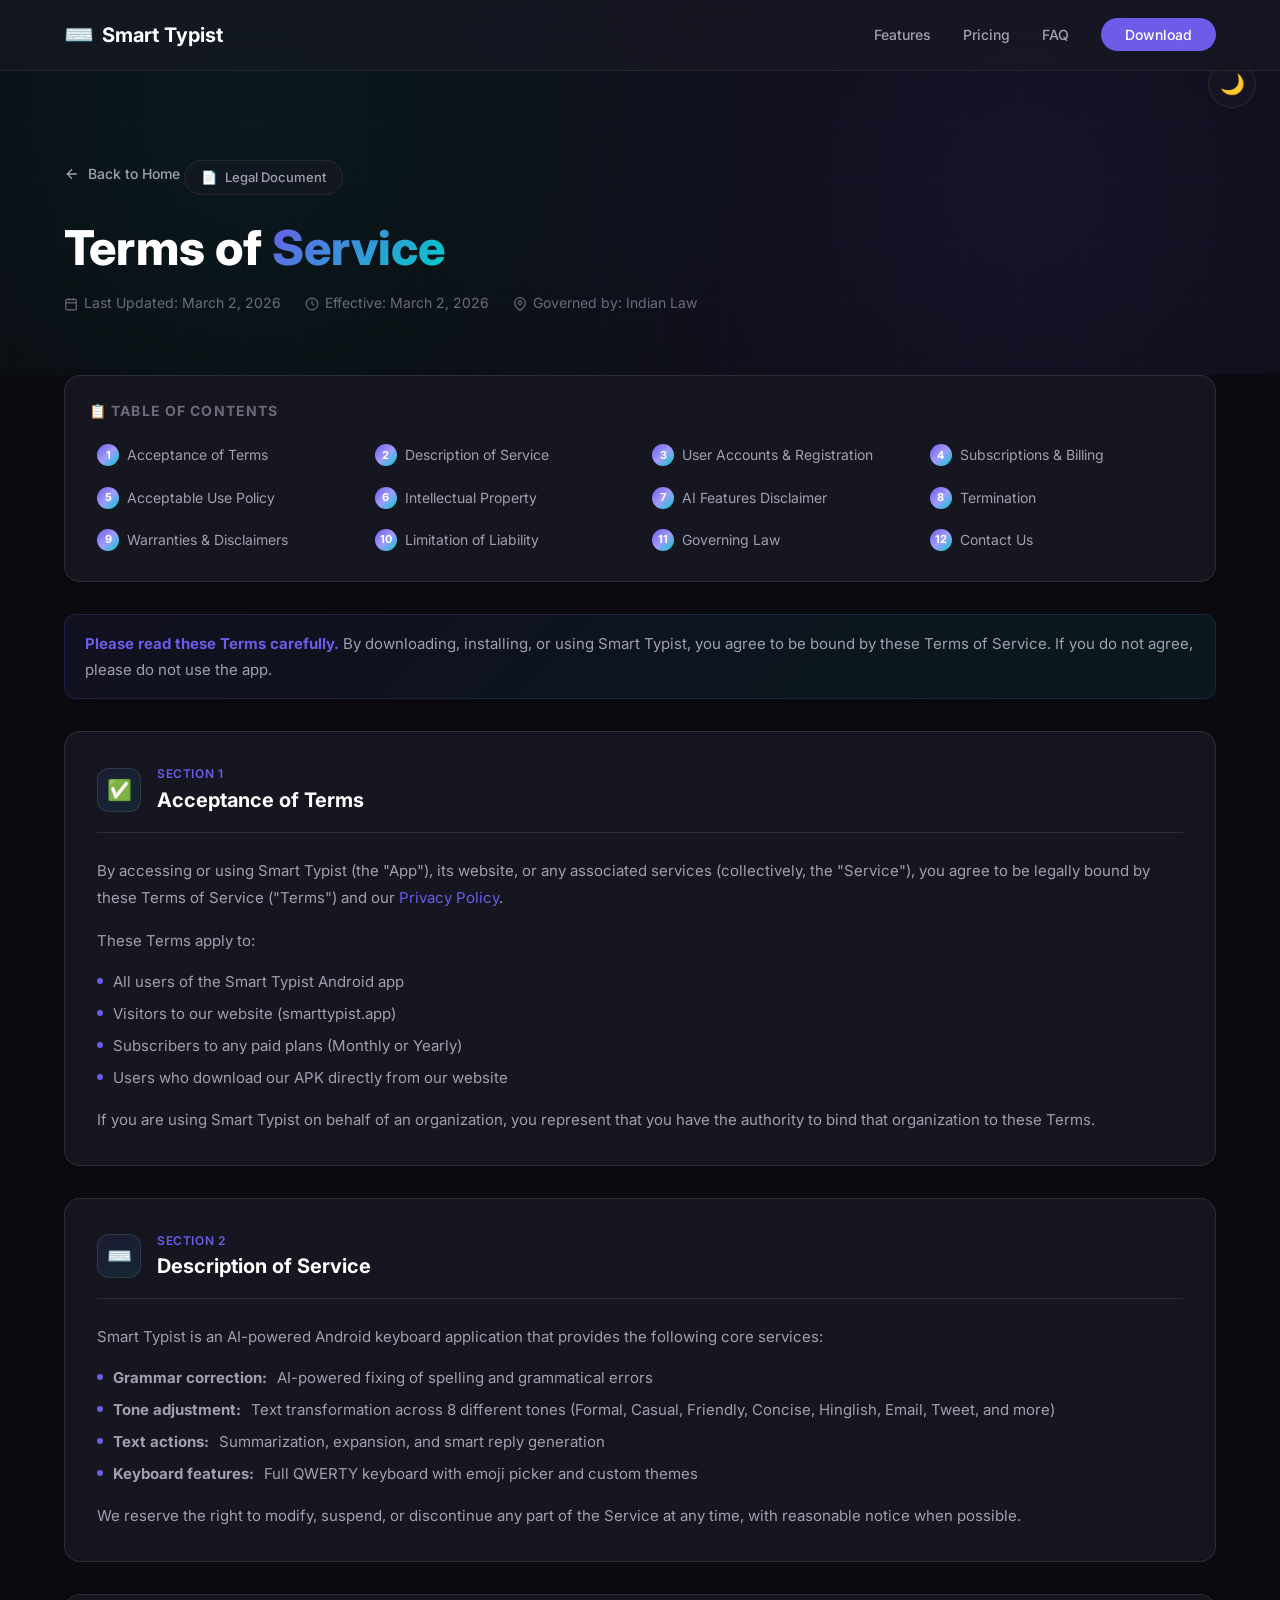
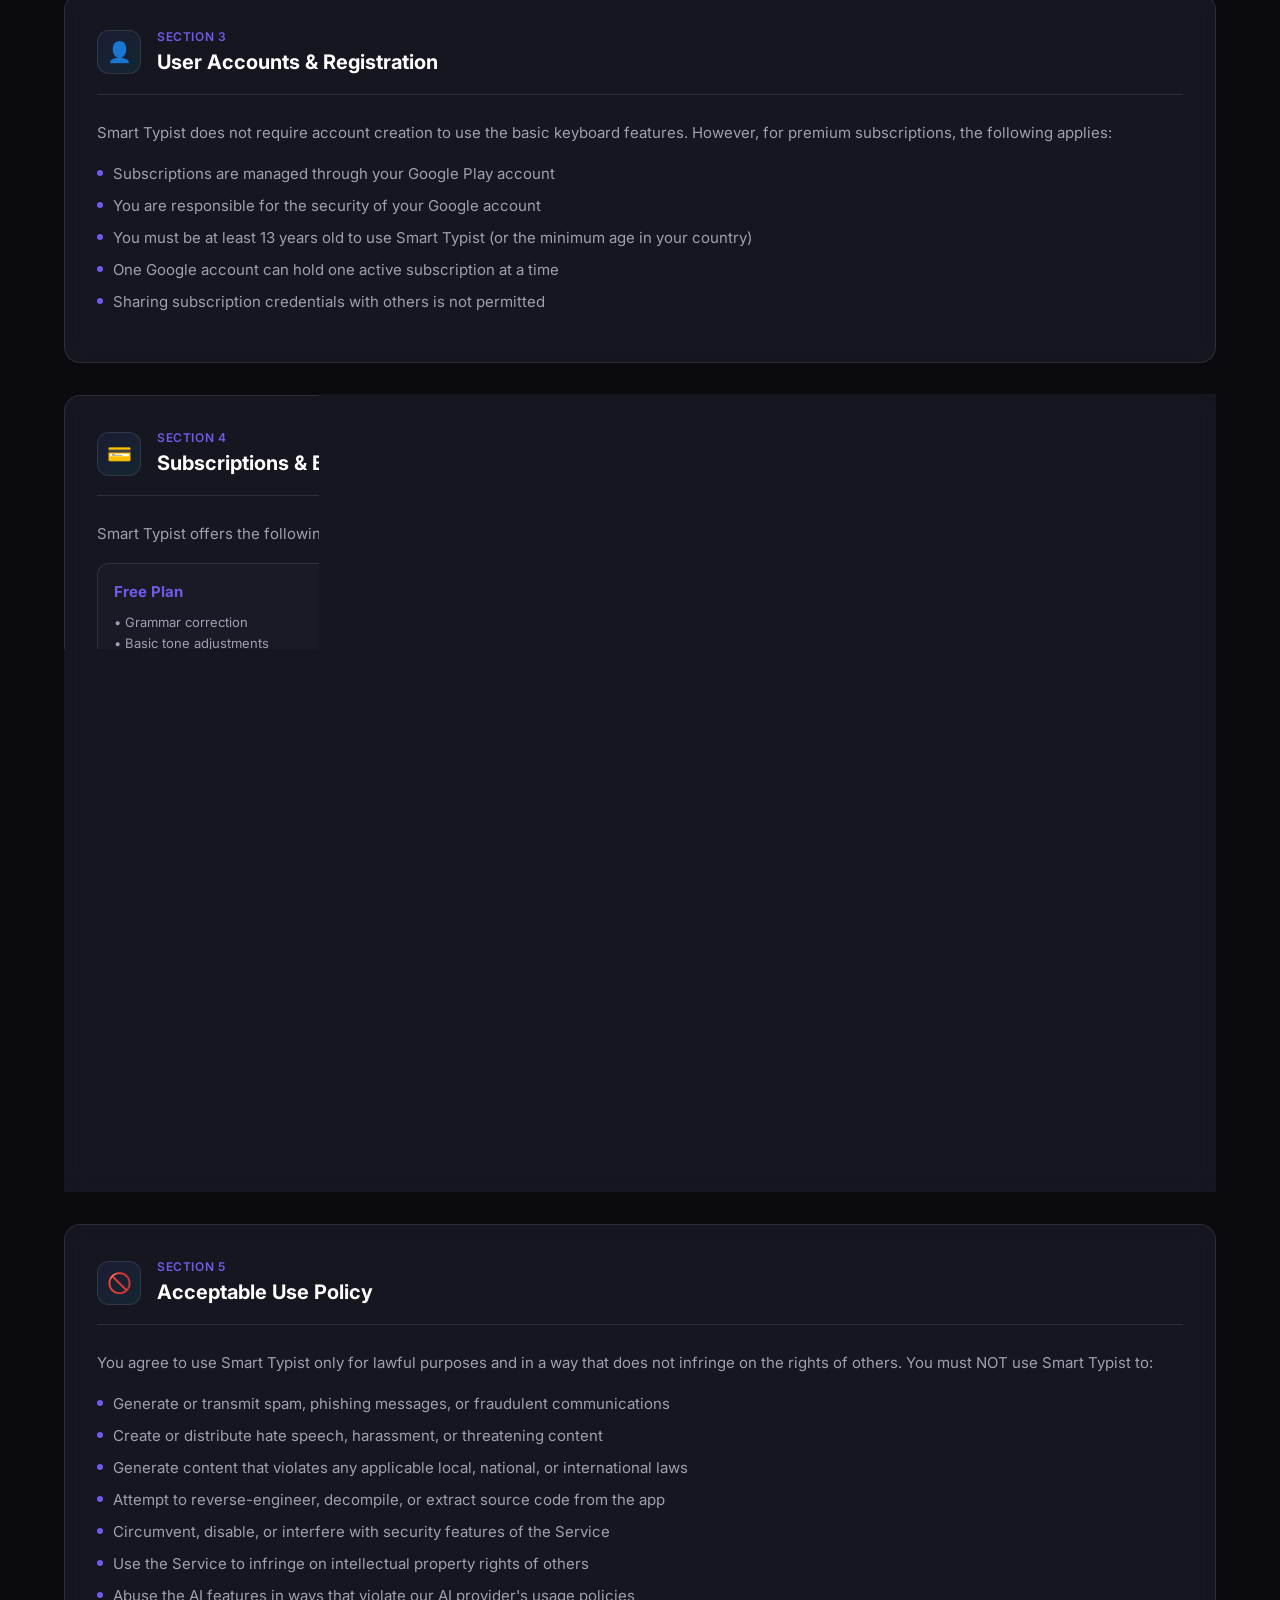
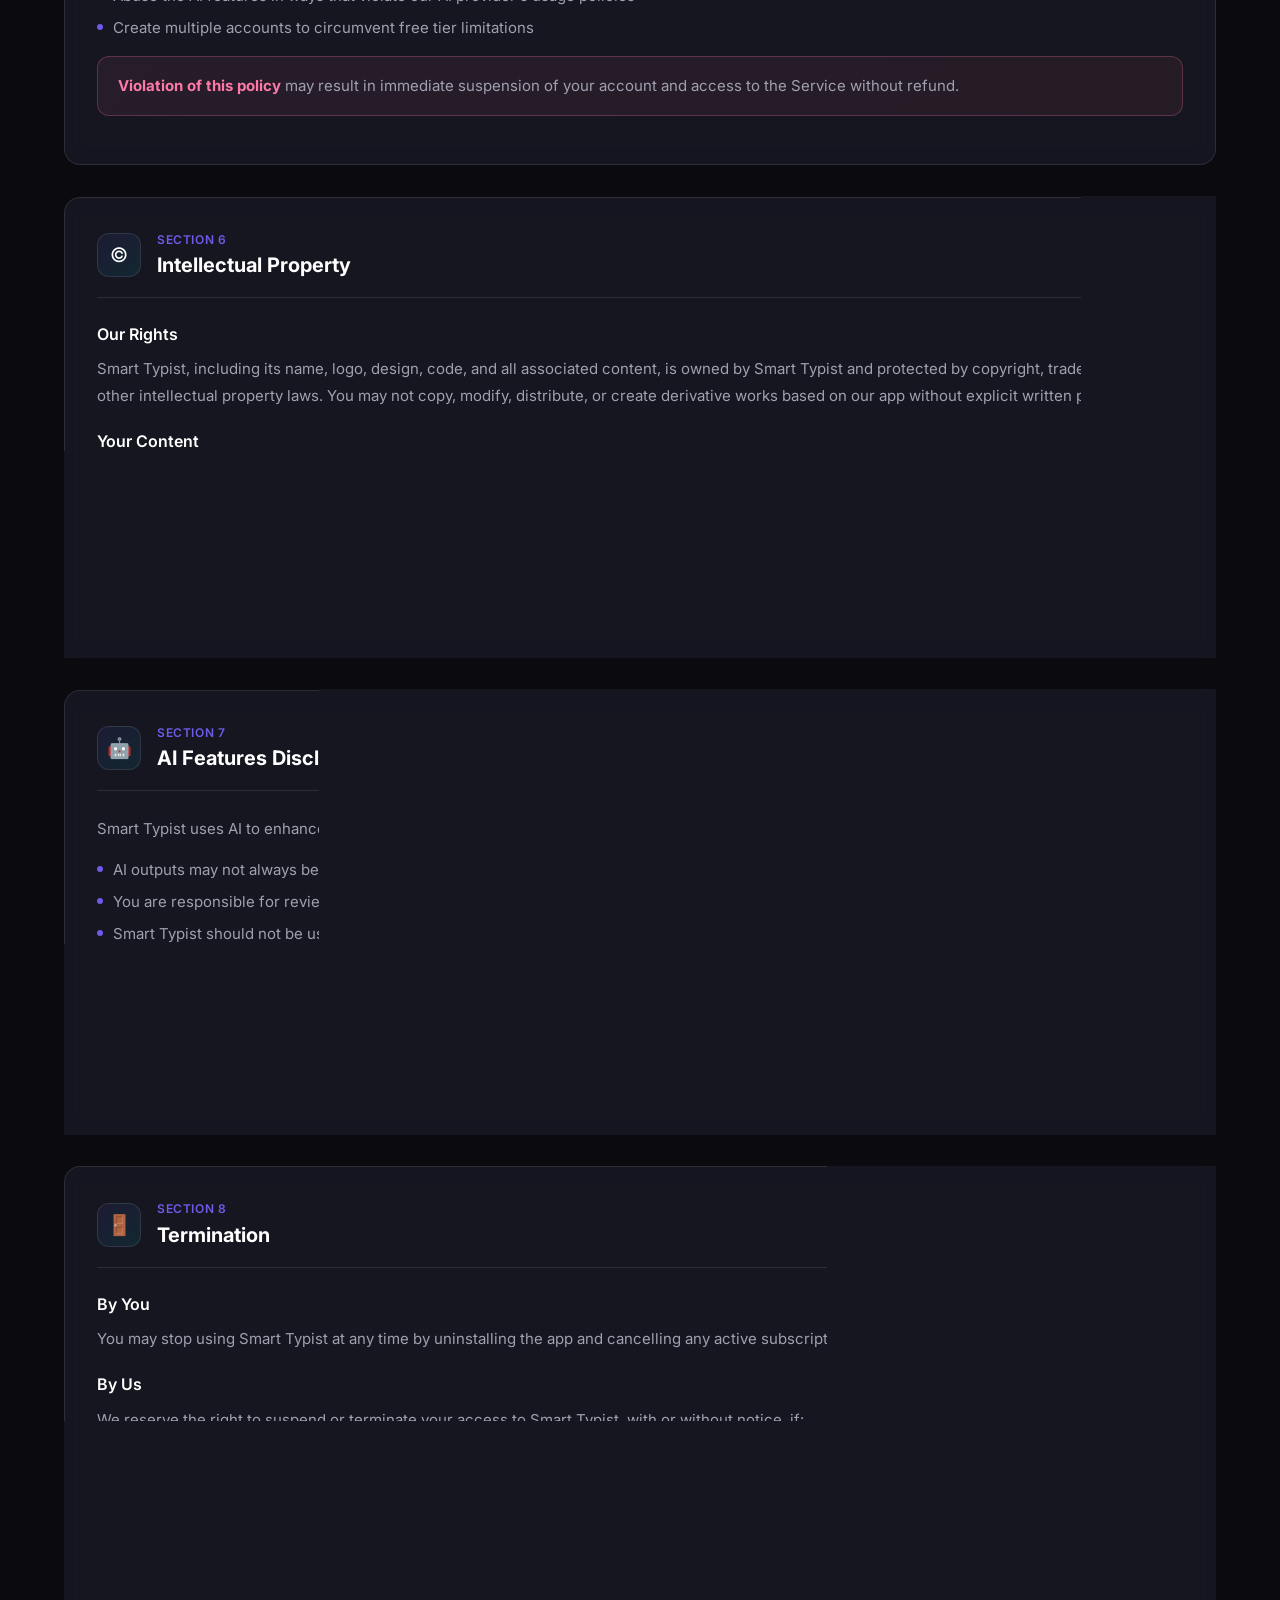
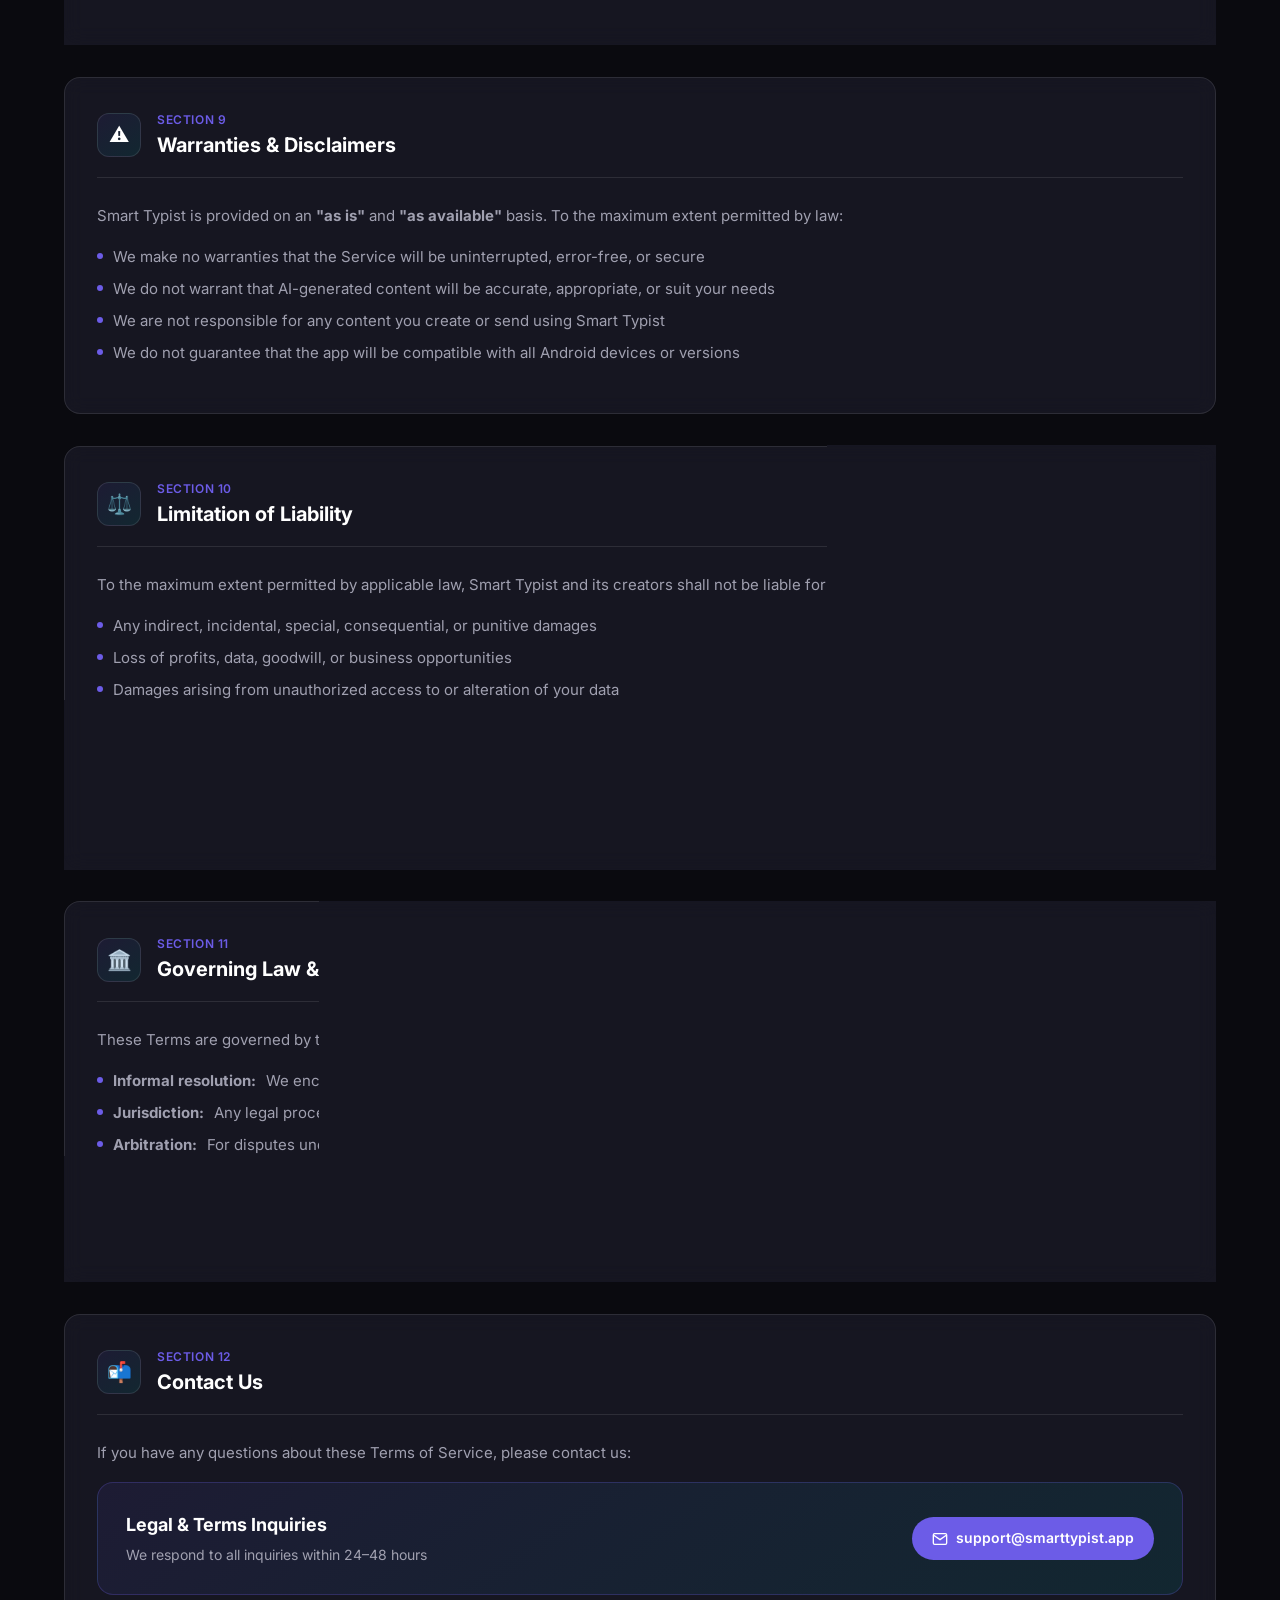
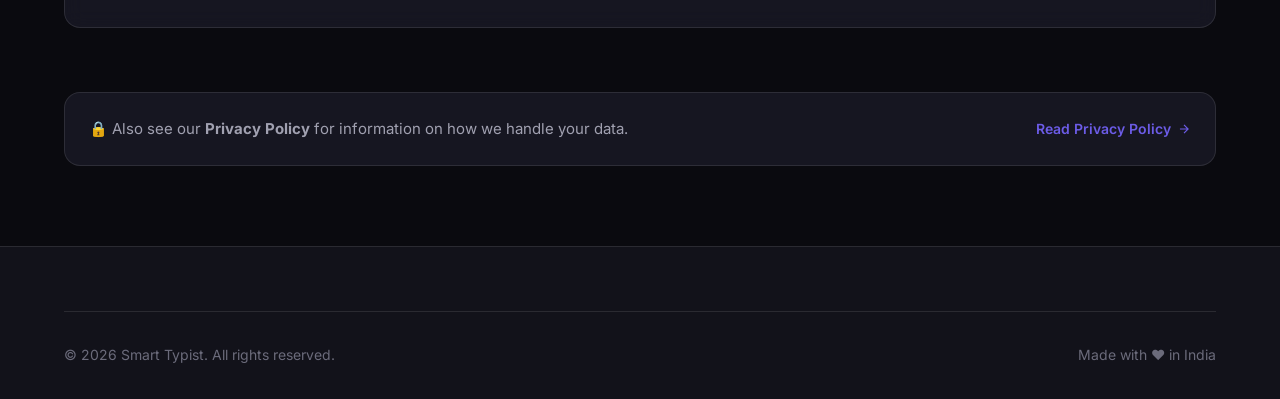
<file: terms.html>
<!DOCTYPE html>
<html lang="en">

<head>
    <meta charset="UTF-8">
    <meta name="viewport" content="width=device-width, initial-scale=1.0">
    <title>Terms of Service - Smart Typist</title>
    <meta name="description"
        content="Terms of Service for Smart Typist - AI-Powered Android Keyboard. Read the terms governing your use of our app and services.">
    <meta name="robots" content="index, follow">

    <!-- Fonts -->
    <link rel="preconnect" href="https://fonts.googleapis.com">
    <link rel="preconnect" href="https://fonts.gstatic.com" crossorigin>
    <link href="https://fonts.googleapis.com/css2?family=Inter:wght@400;500;600;700;800;900&display=swap"
        rel="stylesheet">

    <!-- Styles -->
    <link rel="stylesheet" href="styles.css">

    <!-- Favicon -->
    <link rel="icon"
        href="data:image/svg+xml,<svg xmlns=%22http://www.w3.org/2000/svg%22 viewBox=%220 0 100 100%22><text y=%22.9em%22 font-size=%2290%22>⌨️</text></svg>">

    <style>
        /* Legal Page Specific Styles */
        .legal-hero {
            padding: 160px 0 60px;
            position: relative;
            overflow: hidden;
        }

        .legal-hero-bg {
            position: absolute;
            inset: 0;
            background: radial-gradient(circle at 80% 50%, rgba(108, 92, 231, 0.12) 0%, transparent 60%),
                radial-gradient(circle at 20% 30%, rgba(0, 206, 201, 0.08) 0%, transparent 50%);
        }

        .legal-hero-grid {
            position: absolute;
            inset: 0;
            background-image: linear-gradient(rgba(108, 92, 231, 0.03) 1px, transparent 1px),
                linear-gradient(90deg, rgba(108, 92, 231, 0.03) 1px, transparent 1px);
            background-size: 60px 60px;
        }

        .legal-hero-content {
            position: relative;
            z-index: 1;
        }

        .legal-badge {
            display: inline-flex;
            align-items: center;
            gap: 8px;
            padding: 6px 16px;
            background: var(--glass-bg);
            border: 1px solid var(--glass-border);
            border-radius: 9999px;
            font-size: 0.8125rem;
            font-weight: 500;
            color: var(--text-secondary);
            margin-bottom: 1.5rem;
            backdrop-filter: blur(10px);
        }

        .legal-title {
            font-size: clamp(2rem, 5vw, 3rem);
            font-weight: 800;
            line-height: 1.2;
            margin-bottom: 1rem;
        }

        .legal-meta {
            font-size: 0.875rem;
            color: var(--text-tertiary);
            display: flex;
            align-items: center;
            gap: 1.5rem;
            flex-wrap: wrap;
        }

        .legal-meta-item {
            display: flex;
            align-items: center;
            gap: 6px;
        }

        /* Table of Contents */
        .toc-card {
            background: var(--bg-card);
            border: 1px solid var(--border-color);
            border-radius: 1rem;
            padding: 1.5rem;
            margin-bottom: 2rem;
            backdrop-filter: blur(10px);
        }

        .toc-title {
            font-size: 0.875rem;
            font-weight: 700;
            text-transform: uppercase;
            letter-spacing: 0.08em;
            color: var(--text-tertiary);
            margin-bottom: 1rem;
        }

        .toc-list {
            display: grid;
            grid-template-columns: repeat(auto-fill, minmax(240px, 1fr));
            gap: 0.5rem;
            list-style: none;
            padding: 0;
            margin: 0;
        }

        .toc-list li a {
            display: flex;
            align-items: center;
            gap: 8px;
            font-size: 0.875rem;
            color: var(--text-secondary);
            padding: 6px 8px;
            border-radius: 0.5rem;
            transition: all 0.15s ease;
        }

        .toc-list li a:hover {
            background: var(--bg-tertiary);
            color: var(--primary);
        }

        .toc-num {
            display: inline-flex;
            align-items: center;
            justify-content: center;
            width: 22px;
            height: 22px;
            background: var(--gradient-primary);
            color: white;
            font-size: 0.6875rem;
            font-weight: 700;
            border-radius: 50%;
            flex-shrink: 0;
        }

        /* Legal Content */
        .legal-layout {
            display: grid;
            grid-template-columns: 1fr;
            gap: 2rem;
            padding-bottom: 5rem;
        }

        .legal-section {
            background: var(--bg-card);
            border: 1px solid var(--border-color);
            border-radius: 1rem;
            padding: 2rem;
            scroll-margin-top: 100px;
            backdrop-filter: blur(10px);
            transition: border-color 0.3s ease;
        }

        .legal-section:hover {
            border-color: var(--border-hover);
        }

        .legal-section-header {
            display: flex;
            align-items: center;
            gap: 1rem;
            margin-bottom: 1.5rem;
            padding-bottom: 1rem;
            border-bottom: 1px solid var(--border-color);
        }

        .legal-section-icon {
            display: inline-flex;
            align-items: center;
            justify-content: center;
            width: 44px;
            height: 44px;
            background: var(--gradient-card);
            border: 1px solid var(--border-color);
            border-radius: 0.75rem;
            font-size: 1.25rem;
            flex-shrink: 0;
        }

        .legal-section-title {
            font-size: 1.25rem;
            font-weight: 700;
        }

        .legal-section-num {
            font-size: 0.75rem;
            font-weight: 600;
            color: var(--primary);
            text-transform: uppercase;
            letter-spacing: 0.05em;
        }

        .legal-text {
            font-size: 0.9375rem;
            color: var(--text-secondary);
            line-height: 1.8;
            margin-bottom: 1rem;
        }

        .legal-text:last-child {
            margin-bottom: 0;
        }

        .legal-list {
            list-style: none;
            padding: 0;
            margin: 0.75rem 0 1rem;
            display: flex;
            flex-direction: column;
            gap: 0.5rem;
        }

        .legal-list li {
            display: flex;
            align-items: flex-start;
            gap: 10px;
            font-size: 0.9375rem;
            color: var(--text-secondary);
            line-height: 1.6;
        }

        .legal-list li::before {
            content: '';
            display: inline-block;
            width: 6px;
            height: 6px;
            background: var(--primary);
            border-radius: 50%;
            margin-top: 8px;
            flex-shrink: 0;
        }

        .legal-highlight {
            background: linear-gradient(135deg, rgba(108, 92, 231, 0.08) 0%, rgba(0, 206, 201, 0.08) 100%);
            border: 1px solid rgba(108, 92, 231, 0.2);
            border-radius: 0.75rem;
            padding: 1rem 1.25rem;
            margin: 1rem 0;
            font-size: 0.9375rem;
            color: var(--text-secondary);
            line-height: 1.7;
        }

        .legal-highlight strong {
            color: var(--primary);
        }

        .legal-highlight.warning {
            background: linear-gradient(135deg, rgba(253, 121, 168, 0.08) 0%, rgba(231, 113, 113, 0.08) 100%);
            border-color: rgba(253, 121, 168, 0.25);
        }

        .legal-highlight.warning strong {
            color: #fd79a8;
        }

        .legal-subheading {
            font-size: 1rem;
            font-weight: 600;
            color: var(--text-primary);
            margin: 1.25rem 0 0.5rem;
        }

        /* Plan Comparison */
        .plan-comparison {
            display: grid;
            grid-template-columns: repeat(auto-fit, minmax(200px, 1fr));
            gap: 1rem;
            margin: 1rem 0;
        }

        .plan-card-small {
            background: var(--bg-tertiary);
            border: 1px solid var(--border-color);
            border-radius: 0.75rem;
            padding: 1rem;
        }

        .plan-card-small h4 {
            font-size: 0.9375rem;
            font-weight: 700;
            margin-bottom: 0.5rem;
            color: var(--primary);
        }

        .plan-card-small ul {
            list-style: none;
            padding: 0;
            font-size: 0.8125rem;
            color: var(--text-secondary);
            line-height: 1.6;
        }

        /* Contact Card */
        .contact-card {
            background: var(--gradient-card);
            border: 1px solid rgba(108, 92, 231, 0.25);
            border-radius: 1rem;
            padding: 1.75rem;
            display: flex;
            align-items: center;
            justify-content: space-between;
            gap: 1.5rem;
            flex-wrap: wrap;
        }

        .contact-card-text h3 {
            font-size: 1.125rem;
            font-weight: 700;
            margin-bottom: 0.25rem;
        }

        .contact-card-text p {
            font-size: 0.875rem;
            color: var(--text-secondary);
        }

        .contact-card-email {
            display: inline-flex;
            align-items: center;
            gap: 8px;
            padding: 10px 20px;
            background: var(--primary);
            color: white;
            border-radius: 9999px;
            font-size: 0.875rem;
            font-weight: 600;
            transition: all 0.15s ease;
        }

        .contact-card-email:hover {
            background: var(--primary-dark);
            transform: translateY(-1px);
        }

        /* Back to Home */
        .back-home {
            display: inline-flex;
            align-items: center;
            gap: 8px;
            font-size: 0.875rem;
            font-weight: 500;
            color: var(--text-secondary);
            margin-bottom: 2rem;
            transition: color 0.15s ease;
        }

        .back-home:hover {
            color: var(--primary);
        }

        /* Other Legal Links */
        .other-legal {
            background: var(--bg-card);
            border: 1px solid var(--border-color);
            border-radius: 1rem;
            padding: 1.5rem;
            display: flex;
            align-items: center;
            justify-content: space-between;
            gap: 1rem;
            flex-wrap: wrap;
            margin-top: 2rem;
        }

        .other-legal p {
            font-size: 0.9375rem;
            color: var(--text-secondary);
        }

        .other-legal a {
            display: inline-flex;
            align-items: center;
            gap: 6px;
            color: var(--primary);
            font-weight: 600;
            font-size: 0.875rem;
            transition: opacity 0.15s ease;
        }

        .other-legal a:hover {
            opacity: 0.8;
        }
    </style>

    <!-- Config - MUST load before scripts -->
    <script src="config.js"></script>
</head>

<body>
    <!-- Theme Toggle -->
    <button id="theme-toggle" class="theme-toggle" aria-label="Toggle theme">
        <span class="theme-icon-dark">🌙</span>
        <span class="theme-icon-light">☀️</span>
    </button>

    <!-- Navigation -->
    <nav class="navbar scrolled" id="navbar">
        <div class="container nav-container">
            <a href="index.html" class="nav-logo">
                <span class="logo-icon">⌨️</span>
                <span class="logo-text">Smart Typist</span>
            </a>
            <ul class="nav-menu" id="nav-menu">
                <li><a href="index.html#features" class="nav-link">Features</a></li>
                <li><a href="index.html#pricing" class="nav-link">Pricing</a></li>
                <li><a href="index.html#faq" class="nav-link">FAQ</a></li>
                <li><a href="index.html#download" class="nav-link nav-cta">Download</a></li>
            </ul>
        </div>
    </nav>

    <!-- Hero -->
    <section class="legal-hero">
        <div class="legal-hero-bg"></div>
        <div class="legal-hero-grid"></div>
        <div class="container legal-hero-content">
            <a href="index.html" class="back-home">
                <svg width="16" height="16" viewBox="0 0 24 24" fill="none" stroke="currentColor" stroke-width="2">
                    <path d="M19 12H5M12 5l-7 7 7 7" />
                </svg>
                Back to Home
            </a>
            <div class="legal-badge">
                <span>📄</span>
                <span>Legal Document</span>
            </div>
            <h1 class="legal-title">Terms of <span class="gradient-text">Service</span></h1>
            <div class="legal-meta">
                <div class="legal-meta-item">
                    <svg width="14" height="14" viewBox="0 0 24 24" fill="none" stroke="currentColor" stroke-width="2">
                        <rect x="3" y="4" width="18" height="18" rx="2" ry="2" />
                        <line x1="16" y1="2" x2="16" y2="6" />
                        <line x1="8" y1="2" x2="8" y2="6" />
                        <line x1="3" y1="10" x2="21" y2="10" />
                    </svg>
                    <span>Last Updated: March 2, 2026</span>
                </div>
                <div class="legal-meta-item">
                    <svg width="14" height="14" viewBox="0 0 24 24" fill="none" stroke="currentColor" stroke-width="2">
                        <circle cx="12" cy="12" r="10" />
                        <polyline points="12 6 12 12 16 14" />
                    </svg>
                    <span>Effective: March 2, 2026</span>
                </div>
                <div class="legal-meta-item">
                    <svg width="14" height="14" viewBox="0 0 24 24" fill="none" stroke="currentColor" stroke-width="2">
                        <path d="M21 10c0 7-9 13-9 13s-9-6-9-13a9 9 0 0 1 18 0z" />
                        <circle cx="12" cy="10" r="3" />
                    </svg>
                    <span>Governed by: Indian Law</span>
                </div>
            </div>
        </div>
    </section>

    <!-- Main Content -->
    <main>
        <div class="container">

            <!-- Table of Contents -->
            <div class="toc-card">
                <p class="toc-title">📋 Table of Contents</p>
                <ul class="toc-list">
                    <li><a href="#acceptance"><span class="toc-num">1</span> Acceptance of Terms</a></li>
                    <li><a href="#description"><span class="toc-num">2</span> Description of Service</a></li>
                    <li><a href="#user-accounts"><span class="toc-num">3</span> User Accounts & Registration</a></li>
                    <li><a href="#subscriptions"><span class="toc-num">4</span> Subscriptions & Billing</a></li>
                    <li><a href="#acceptable-use"><span class="toc-num">5</span> Acceptable Use Policy</a></li>
                    <li><a href="#intellectual-property"><span class="toc-num">6</span> Intellectual Property</a></li>
                    <li><a href="#ai-disclaimer"><span class="toc-num">7</span> AI Features Disclaimer</a></li>
                    <li><a href="#termination"><span class="toc-num">8</span> Termination</a></li>
                    <li><a href="#disclaimers"><span class="toc-num">9</span> Warranties & Disclaimers</a></li>
                    <li><a href="#limitation"><span class="toc-num">10</span> Limitation of Liability</a></li>
                    <li><a href="#governing-law"><span class="toc-num">11</span> Governing Law</a></li>
                    <li><a href="#contact-terms"><span class="toc-num">12</span> Contact Us</a></li>
                </ul>
            </div>

            <!-- Introduction Highlight -->
            <div class="legal-highlight" style="margin-bottom: 2rem;">
                <strong>Please read these Terms carefully.</strong> By downloading, installing, or using Smart Typist,
                you agree to be bound by these Terms of Service. If you do not agree, please do not use the app.
            </div>

            <!-- Sections -->
            <div class="legal-layout">

                <!-- Section 1: Acceptance -->
                <div class="legal-section" id="acceptance">
                    <div class="legal-section-header">
                        <div class="legal-section-icon">✅</div>
                        <div>
                            <div class="legal-section-num">Section 1</div>
                            <h2 class="legal-section-title">Acceptance of Terms</h2>
                        </div>
                    </div>
                    <p class="legal-text">By accessing or using Smart Typist (the "App"), its website, or any associated
                        services (collectively, the "Service"), you agree to be legally bound by these Terms of Service
                        ("Terms") and our <a href="privacy-policy.html" style="color: var(--primary);">Privacy
                            Policy</a>.</p>
                    <p class="legal-text">These Terms apply to:</p>
                    <ul class="legal-list">
                        <li>All users of the Smart Typist Android app</li>
                        <li>Visitors to our website (smarttypist.app)</li>
                        <li>Subscribers to any paid plans (Monthly or Yearly)</li>
                        <li>Users who download our APK directly from our website</li>
                    </ul>
                    <p class="legal-text">If you are using Smart Typist on behalf of an organization, you represent that
                        you have the authority to bind that organization to these Terms.</p>
                </div>

                <!-- Section 2: Description of Service -->
                <div class="legal-section" id="description">
                    <div class="legal-section-header">
                        <div class="legal-section-icon">⌨️</div>
                        <div>
                            <div class="legal-section-num">Section 2</div>
                            <h2 class="legal-section-title">Description of Service</h2>
                        </div>
                    </div>
                    <p class="legal-text">Smart Typist is an AI-powered Android keyboard application that provides the
                        following core services:</p>
                    <ul class="legal-list">
                        <li><strong>Grammar correction:</strong> AI-powered fixing of spelling and grammatical errors
                        </li>
                        <li><strong>Tone adjustment:</strong> Text transformation across 8 different tones (Formal,
                            Casual, Friendly, Concise, Hinglish, Email, Tweet, and more)</li>
                        <li><strong>Text actions:</strong> Summarization, expansion, and smart reply generation</li>
                        <li><strong>Keyboard features:</strong> Full QWERTY keyboard with emoji picker and custom themes
                        </li>
                    </ul>
                    <p class="legal-text">We reserve the right to modify, suspend, or discontinue any part of the
                        Service at any time, with reasonable notice when possible.</p>
                </div>

                <!-- Section 3: User Accounts -->
                <div class="legal-section" id="user-accounts">
                    <div class="legal-section-header">
                        <div class="legal-section-icon">👤</div>
                        <div>
                            <div class="legal-section-num">Section 3</div>
                            <h2 class="legal-section-title">User Accounts & Registration</h2>
                        </div>
                    </div>
                    <p class="legal-text">Smart Typist does not require account creation to use the basic keyboard
                        features. However, for premium subscriptions, the following applies:</p>
                    <ul class="legal-list">
                        <li>Subscriptions are managed through your Google Play account</li>
                        <li>You are responsible for the security of your Google account</li>
                        <li>You must be at least 13 years old to use Smart Typist (or the minimum age in your country)
                        </li>
                        <li>One Google account can hold one active subscription at a time</li>
                        <li>Sharing subscription credentials with others is not permitted</li>
                    </ul>
                </div>

                <!-- Section 4: Subscriptions & Billing -->
                <div class="legal-section" id="subscriptions">
                    <div class="legal-section-header">
                        <div class="legal-section-icon">💳</div>
                        <div>
                            <div class="legal-section-num">Section 4</div>
                            <h2 class="legal-section-title">Subscriptions & Billing</h2>
                        </div>
                    </div>

                    <p class="legal-text">Smart Typist offers the following plans:</p>

                    <div class="plan-comparison">
                        <div class="plan-card-small">
                            <h4>Free Plan</h4>
                            <ul>
                                <li>• Grammar correction</li>
                                <li>• Basic tone adjustments</li>
                                <li>• Emoji picker & themes</li>
                                <li>• 5 AI calls per day</li>
                            </ul>
                        </div>
                        <div class="plan-card-small">
                            <h4>Monthly — ₹49/month</h4>
                            <ul>
                                <li>• All Free features</li>
                                <li>• All 8 AI tones</li>
                                <li>• Email & Tweet modes</li>
                                <li>• Unlimited AI calls</li>
                            </ul>
                        </div>
                        <div class="plan-card-small">
                            <h4>Yearly — ₹449/year</h4>
                            <ul>
                                <li>• Everything in Monthly</li>
                                <li>• Priority support</li>
                                <li>• Early feature access</li>
                                <li>• Save 24%</li>
                            </ul>
                        </div>
                    </div>

                    <h3 class="legal-subheading">Billing Terms</h3>
                    <ul class="legal-list">
                        <li>All payments are processed by Google Play Billing — we never handle payment data directly
                        </li>
                        <li>Subscriptions auto-renew unless cancelled at least 24 hours before the renewal date</li>
                        <li>Prices are displayed in Indian Rupees (₹) and may vary by region</li>
                        <li>We reserve the right to change pricing with at least 30 days' advance notice</li>
                    </ul>

                    <h3 class="legal-subheading">Cancellation & Refunds</h3>
                    <ul class="legal-list">
                        <li>You may cancel your subscription at any time from your Google Play subscriptions page</li>
                        <li>After cancellation, you retain premium access until the end of the current billing period
                        </li>
                        <li>Refunds are governed by Google Play's refund policy; we do not issue direct refunds</li>
                        <li>For refund issues, contact Google Play support or reach out to us and we will assist</li>
                    </ul>

                    <div class="legal-highlight">
                        <strong>No hidden fees:</strong> The price you see is the price you pay. We do not charge for
                        individual AI calls beyond what's included in your plan.
                    </div>
                </div>

                <!-- Section 5: Acceptable Use -->
                <div class="legal-section" id="acceptable-use">
                    <div class="legal-section-header">
                        <div class="legal-section-icon">🚫</div>
                        <div>
                            <div class="legal-section-num">Section 5</div>
                            <h2 class="legal-section-title">Acceptable Use Policy</h2>
                        </div>
                    </div>

                    <p class="legal-text">You agree to use Smart Typist only for lawful purposes and in a way that does
                        not infringe on the rights of others. You must NOT use Smart Typist to:</p>
                    <ul class="legal-list">
                        <li>Generate or transmit spam, phishing messages, or fraudulent communications</li>
                        <li>Create or distribute hate speech, harassment, or threatening content</li>
                        <li>Generate content that violates any applicable local, national, or international laws</li>
                        <li>Attempt to reverse-engineer, decompile, or extract source code from the app</li>
                        <li>Circumvent, disable, or interfere with security features of the Service</li>
                        <li>Use the Service to infringe on intellectual property rights of others</li>
                        <li>Abuse the AI features in ways that violate our AI provider's usage policies</li>
                        <li>Create multiple accounts to circumvent free tier limitations</li>
                    </ul>

                    <div class="legal-highlight warning">
                        <strong>Violation of this policy</strong> may result in immediate suspension of your account and
                        access to the Service without refund.
                    </div>
                </div>

                <!-- Section 6: Intellectual Property -->
                <div class="legal-section" id="intellectual-property">
                    <div class="legal-section-header">
                        <div class="legal-section-icon">©️</div>
                        <div>
                            <div class="legal-section-num">Section 6</div>
                            <h2 class="legal-section-title">Intellectual Property</h2>
                        </div>
                    </div>

                    <h3 class="legal-subheading">Our Rights</h3>
                    <p class="legal-text">Smart Typist, including its name, logo, design, code, and all associated
                        content, is owned by Smart Typist and protected by copyright, trademark, and other intellectual
                        property laws. You may not copy, modify, distribute, or create derivative works based on our app
                        without explicit written permission.</p>

                    <h3 class="legal-subheading">Your Content</h3>
                    <p class="legal-text">The text you create using Smart Typist remains yours. We do not claim
                        ownership over any content you type or the AI-enhanced output you receive. When you submit text
                        to our AI features, you grant us a limited, temporary license only to process and return that
                        text to you.</p>

                    <h3 class="legal-subheading">Feedback</h3>
                    <p class="legal-text">If you provide us with feedback, suggestions, or ideas about the Service, you
                        grant us the right to use that feedback to improve our products without any obligation to you.
                    </p>
                </div>

                <!-- Section 7: AI Features Disclaimer -->
                <div class="legal-section" id="ai-disclaimer">
                    <div class="legal-section-header">
                        <div class="legal-section-icon">🤖</div>
                        <div>
                            <div class="legal-section-num">Section 7</div>
                            <h2 class="legal-section-title">AI Features Disclaimer</h2>
                        </div>
                    </div>

                    <p class="legal-text">Smart Typist uses AI to enhance your text. Please be aware of the following
                        important limitations:</p>
                    <ul class="legal-list">
                        <li>AI outputs may not always be accurate, complete, or appropriate for your specific context
                        </li>
                        <li>You are responsible for reviewing and approving any AI-generated or AI-enhanced content
                            before sending it</li>
                        <li>Smart Typist should not be used for legal, medical, financial, or safety-critical
                            communications without human review</li>
                        <li>AI tone transformations are suggestions, not professional advice</li>
                        <li>Response quality may vary based on internet connectivity and AI provider availability</li>
                    </ul>

                    <div class="legal-highlight">
                        <strong>Always review AI-enhanced content</strong> before sending, especially in professional or
                        sensitive contexts.
                    </div>
                </div>

                <!-- Section 8: Termination -->
                <div class="legal-section" id="termination">
                    <div class="legal-section-header">
                        <div class="legal-section-icon">🚪</div>
                        <div>
                            <div class="legal-section-num">Section 8</div>
                            <h2 class="legal-section-title">Termination</h2>
                        </div>
                    </div>

                    <h3 class="legal-subheading">By You</h3>
                    <p class="legal-text">You may stop using Smart Typist at any time by uninstalling the app and
                        cancelling any active subscriptions through Google Play.</p>

                    <h3 class="legal-subheading">By Us</h3>
                    <p class="legal-text">We reserve the right to suspend or terminate your access to Smart Typist, with
                        or without notice, if:</p>
                    <ul class="legal-list">
                        <li>You violate these Terms or our Acceptable Use Policy</li>
                        <li>We are required to do so by law</li>
                        <li>We believe your use poses a security or legal risk to us or others</li>
                        <li>The Service is discontinued</li>
                    </ul>
                    <p class="legal-text">In the event of termination due to our policy violation, you will not be
                        entitled to a refund of any unused subscription period.</p>
                </div>

                <!-- Section 9: Warranties & Disclaimers -->
                <div class="legal-section" id="disclaimers">
                    <div class="legal-section-header">
                        <div class="legal-section-icon">⚠️</div>
                        <div>
                            <div class="legal-section-num">Section 9</div>
                            <h2 class="legal-section-title">Warranties & Disclaimers</h2>
                        </div>
                    </div>

                    <p class="legal-text">Smart Typist is provided on an <strong>"as is"</strong> and <strong>"as
                            available"</strong> basis. To the maximum extent permitted by law:</p>
                    <ul class="legal-list">
                        <li>We make no warranties that the Service will be uninterrupted, error-free, or secure</li>
                        <li>We do not warrant that AI-generated content will be accurate, appropriate, or suit your
                            needs</li>
                        <li>We are not responsible for any content you create or send using Smart Typist</li>
                        <li>We do not guarantee that the app will be compatible with all Android devices or versions
                        </li>
                    </ul>
                </div>

                <!-- Section 10: Limitation of Liability -->
                <div class="legal-section" id="limitation">
                    <div class="legal-section-header">
                        <div class="legal-section-icon">⚖️</div>
                        <div>
                            <div class="legal-section-num">Section 10</div>
                            <h2 class="legal-section-title">Limitation of Liability</h2>
                        </div>
                    </div>

                    <p class="legal-text">To the maximum extent permitted by applicable law, Smart Typist and its
                        creators shall not be liable for:</p>
                    <ul class="legal-list">
                        <li>Any indirect, incidental, special, consequential, or punitive damages</li>
                        <li>Loss of profits, data, goodwill, or business opportunities</li>
                        <li>Damages arising from unauthorized access to or alteration of your data</li>
                        <li>Any third-party conduct or content</li>
                        <li>Any issues caused by actions you take based on AI-generated suggestions</li>
                    </ul>
                    <p class="legal-text">Our total liability to you for any claims arising from your use of Smart
                        Typist shall not exceed the amount you paid for the Service in the 12 months preceding the
                        claim.</p>
                </div>

                <!-- Section 11: Governing Law -->
                <div class="legal-section" id="governing-law">
                    <div class="legal-section-header">
                        <div class="legal-section-icon">🏛️</div>
                        <div>
                            <div class="legal-section-num">Section 11</div>
                            <h2 class="legal-section-title">Governing Law & Dispute Resolution</h2>
                        </div>
                    </div>

                    <p class="legal-text">These Terms are governed by the laws of India. Any disputes arising from these
                        Terms or your use of Smart Typist shall be resolved as follows:</p>
                    <ul class="legal-list">
                        <li><strong>Informal resolution:</strong> We encourage you to contact us first to resolve any
                            issue informally at <a href="mailto:support@smarttypist.app"
                                style="color: var(--primary);">support@smarttypist.app</a></li>
                        <li><strong>Jurisdiction:</strong> Any legal proceedings shall be subject to the exclusive
                            jurisdiction of courts in India</li>
                        <li><strong>Arbitration:</strong> For disputes under ₹10,00,000, we prefer resolution through
                            arbitration before litigation</li>
                    </ul>

                    <div class="legal-highlight">
                        <strong>We value every user.</strong> Before escalating any dispute, please reach out to us —
                        most issues can be resolved quickly and amicably.
                    </div>
                </div>

                <!-- Section 12: Contact -->
                <div class="legal-section" id="contact-terms">
                    <div class="legal-section-header">
                        <div class="legal-section-icon">📬</div>
                        <div>
                            <div class="legal-section-num">Section 12</div>
                            <h2 class="legal-section-title">Contact Us</h2>
                        </div>
                    </div>

                    <p class="legal-text">If you have any questions about these Terms of Service, please contact us:</p>

                    <div class="contact-card">
                        <div class="contact-card-text">
                            <h3>Legal & Terms Inquiries</h3>
                            <p>We respond to all inquiries within 24–48 hours</p>
                        </div>
                        <a href="mailto:support@smarttypist.app" class="contact-card-email">
                            <svg width="16" height="16" viewBox="0 0 24 24" fill="none" stroke="currentColor"
                                stroke-width="2">
                                <path d="M4 4h16c1.1 0 2 .9 2 2v12c0 1.1-.9 2-2 2H4c-1.1 0-2-.9-2-2V6c0-1.1.9-2 2-2z" />
                                <polyline points="22,6 12,13 2,6" />
                            </svg>
                            support@smarttypist.app
                        </a>
                    </div>
                </div>

                <!-- Also See -->
                <div class="other-legal">
                    <p>🔒 Also see our <strong>Privacy Policy</strong> for information on how we handle your data.</p>
                    <a href="privacy-policy.html">
                        Read Privacy Policy
                        <svg width="14" height="14" viewBox="0 0 24 24" fill="none" stroke="currentColor"
                            stroke-width="2">
                            <path d="M5 12h14M12 5l7 7-7 7" />
                        </svg>
                    </a>
                </div>

            </div>
        </div>
    </main>

    <!-- Footer -->
    <footer class="footer">
        <div class="container">
            <div class="footer-bottom">
                <p class="footer-copyright">© 2026 Smart Typist. All rights reserved.</p>
                <p class="footer-made">Made with ❤️ in India</p>
            </div>
        </div>
    </footer>

    <script>
        // Theme Management
        (function () {
            const savedTheme = localStorage.getItem('theme') || (typeof CONFIG !== 'undefined' ? CONFIG.theme.defaultMode : 'dark');
            document.documentElement.setAttribute('data-theme', savedTheme);

            const toggle = document.getElementById('theme-toggle');
            if (toggle) {
                toggle.addEventListener('click', function () {
                    const current = document.documentElement.getAttribute('data-theme');
                    const next = current === 'dark' ? 'light' : 'dark';
                    document.documentElement.setAttribute('data-theme', next);
                    localStorage.setItem('theme', next);
                });
            }
        })();
    </script>
</body>

</html>
</file>
<file: styles.css>
/**
 * Smart Typist Landing Page Styles
 * Premium Design with Dark/Light Theme Support
 */

/* ============================================
   CSS VARIABLES (Theme System)
   ============================================ */
:root {
  --primary: #6C5CE7;
  --primary-light: #A29BFE;
  --primary-dark: #5849BE;
  --accent: #00CEC9;
  --accent-light: #55EFC4;

  --gradient-primary: linear-gradient(135deg, #6C5CE7 0%, #A29BFE 50%, #00CEC9 100%);
  --gradient-text: linear-gradient(135deg, #6C5CE7 0%, #00CEC9 100%);
  --gradient-card: linear-gradient(145deg, rgba(108, 92, 231, 0.1) 0%, rgba(0, 206, 201, 0.1) 100%);

  --space-xs: 0.25rem;
  --space-sm: 0.5rem;
  --space-md: 1rem;
  --space-lg: 1.5rem;
  --space-xl: 2rem;
  --space-2xl: 3rem;
  --space-3xl: 4rem;
  --space-4xl: 6rem;

  --radius-sm: 0.375rem;
  --radius-md: 0.75rem;
  --radius-lg: 1rem;
  --radius-xl: 1.5rem;
  --radius-full: 9999px;

  --shadow-sm: 0 1px 2px rgba(0, 0, 0, 0.1);
  --shadow-md: 0 4px 6px rgba(0, 0, 0, 0.1);
  --shadow-lg: 0 10px 25px rgba(0, 0, 0, 0.15);
  --shadow-xl: 0 20px 40px rgba(0, 0, 0, 0.2);
  --shadow-glow: 0 0 40px rgba(108, 92, 231, 0.3);

  --transition-fast: 0.15s ease;
  --transition-base: 0.3s ease;
  --transition-slow: 0.5s ease;

  --font-family: 'Inter', -apple-system, BlinkMacSystemFont, sans-serif;
  --font-size-xs: 0.75rem;
  --font-size-sm: 0.875rem;
  --font-size-base: 1rem;
  --font-size-lg: 1.125rem;
  --font-size-xl: 1.25rem;
  --font-size-2xl: 1.5rem;
  --font-size-3xl: 2rem;
  --font-size-4xl: 2.5rem;
  --font-size-5xl: 3.5rem;

  --z-dropdown: 100;
  --z-sticky: 200;
  --z-modal: 300;
  --z-tooltip: 400;
}

[data-theme="dark"] {
  --bg-primary: #0a0a0f;
  --bg-secondary: #12121a;
  --bg-tertiary: #1a1a26;
  --bg-card: rgba(26, 26, 38, 0.8);
  --bg-card-hover: rgba(30, 30, 45, 0.9);
  --text-primary: #ffffff;
  --text-secondary: #a0a0b0;
  --text-tertiary: #6b6b7b;
  --text-muted: #4a4a5a;
  --border-color: rgba(255, 255, 255, 0.1);
  --border-hover: rgba(255, 255, 255, 0.2);
  --glass-bg: rgba(26, 26, 38, 0.6);
  --glass-border: rgba(255, 255, 255, 0.08);
}

[data-theme="light"] {
  --bg-primary: #ffffff;
  --bg-secondary: #f8f9fa;
  --bg-tertiary: #f0f1f3;
  --bg-card: rgba(255, 255, 255, 0.9);
  --bg-card-hover: rgba(255, 255, 255, 1);
  --text-primary: #1a1a2e;
  --text-secondary: #4a4a60;
  --text-tertiary: #7a7a90;
  --text-muted: #a0a0b0;
  --border-color: rgba(0, 0, 0, 0.08);
  --border-hover: rgba(0, 0, 0, 0.15);
  --glass-bg: rgba(255, 255, 255, 0.7);
  --glass-border: rgba(0, 0, 0, 0.05);
  --shadow-sm: 0 1px 2px rgba(0, 0, 0, 0.05);
  --shadow-md: 0 4px 6px rgba(0, 0, 0, 0.07);
  --shadow-lg: 0 10px 25px rgba(0, 0, 0, 0.1);
}

/* Base Styles */
*,
*::before,
*::after {
  box-sizing: border-box;
  margin: 0;
  padding: 0;
}

html {
  scroll-behavior: smooth;
  font-size: 16px;
}

body {
  font-family: var(--font-family);
  background-color: var(--bg-primary);
  color: var(--text-primary);
  line-height: 1.6;
  overflow-x: hidden;
  transition: background-color var(--transition-base), color var(--transition-base);
}

a {
  color: inherit;
  text-decoration: none;
  transition: color var(--transition-fast);
}

img {
  max-width: 100%;
  height: auto;
}

button {
  font-family: inherit;
  cursor: pointer;
  border: none;
  background: none;
}

ul {
  list-style: none;
}

/* Layout */
.container {
  width: 100%;
  max-width: 1200px;
  margin: 0 auto;
  padding: 0 var(--space-lg);
}

.section {
  padding: var(--space-4xl) 0;
  position: relative;
}

.section-header {
  text-align: center;
  max-width: 700px;
  margin: 0 auto var(--space-3xl);
}

.section-badge {
  display: inline-block;
  padding: var(--space-xs) var(--space-md);
  background: var(--gradient-primary);
  background-size: 200% 200%;
  color: white;
  font-size: var(--font-size-xs);
  font-weight: 600;
  text-transform: uppercase;
  letter-spacing: 0.1em;
  border-radius: var(--radius-full);
  margin-bottom: var(--space-lg);
  animation: gradientShift 3s ease infinite;
}

@keyframes gradientShift {

  0%,
  100% {
    background-position: 0% 50%;
  }

  50% {
    background-position: 100% 50%;
  }
}

.section-title {
  font-size: clamp(var(--font-size-3xl), 5vw, var(--font-size-4xl));
  font-weight: 800;
  line-height: 1.2;
  margin-bottom: var(--space-md);
}

.section-subtitle {
  font-size: var(--font-size-lg);
  color: var(--text-secondary);
}

.gradient-text {
  background: var(--gradient-text);
  -webkit-background-clip: text;
  -webkit-text-fill-color: transparent;
  background-clip: text;
}

/* Announcement Bar */
.announcement-bar {
  position: fixed;
  top: 0;
  left: 0;
  right: 0;
  z-index: 250;
  background: var(--gradient-primary);
  padding: var(--space-sm) var(--space-lg);
  display: flex;
  align-items: center;
  justify-content: center;
}

.announcement-bar.hidden {
  display: none;
}

.announcement-content {
  display: flex;
  align-items: center;
  gap: var(--space-md);
  color: white;
  font-size: var(--font-size-sm);
  font-weight: 500;
}

.announcement-link {
  color: white;
  font-weight: 700;
  text-decoration: underline;
}

.announcement-close {
  position: absolute;
  right: var(--space-md);
  color: white;
  font-size: 1.25rem;
  opacity: 0.8;
}

.announcement-close:hover {
  opacity: 1;
}

/* Theme Toggle */
.theme-toggle {
  position: fixed;
  top: 60px;
  right: var(--space-lg);
  z-index: var(--z-sticky);
  width: 48px;
  height: 48px;
  border-radius: var(--radius-full);
  background: var(--glass-bg);
  backdrop-filter: blur(10px);
  border: 1px solid var(--glass-border);
  display: flex;
  align-items: center;
  justify-content: center;
  font-size: 1.25rem;
  transition: transform var(--transition-fast), box-shadow var(--transition-fast);
}

.theme-toggle:hover {
  transform: scale(1.1);
  box-shadow: var(--shadow-glow);
}

[data-theme="dark"] .theme-icon-dark {
  display: block;
}

[data-theme="dark"] .theme-icon-light {
  display: none;
}

[data-theme="light"] .theme-icon-dark {
  display: none;
}

[data-theme="light"] .theme-icon-light {
  display: block;
}

/* Navigation */
.navbar {
  position: fixed;
  top: 40px;
  left: 0;
  right: 0;
  z-index: var(--z-sticky);
  padding: var(--space-md) 0;
  transition: all var(--transition-base);
}

.navbar.no-announcement {
  top: 0;
}

.navbar.scrolled {
  background: var(--glass-bg);
  backdrop-filter: blur(20px);
  border-bottom: 1px solid var(--glass-border);
  top: 0;
}

.nav-container {
  display: flex;
  align-items: center;
  justify-content: space-between;
}

.nav-logo {
  display: flex;
  align-items: center;
  gap: var(--space-sm);
  font-size: var(--font-size-xl);
  font-weight: 700;
}

.logo-icon {
  font-size: 1.5rem;
}

.nav-menu {
  display: flex;
  align-items: center;
  gap: var(--space-xl);
}

.nav-link {
  font-size: var(--font-size-sm);
  font-weight: 500;
  color: var(--text-secondary);
  transition: color var(--transition-fast);
}

.nav-link:hover {
  color: var(--text-primary);
}

.nav-cta {
  padding: var(--space-sm) var(--space-lg);
  background: var(--primary);
  color: white !important;
  border-radius: var(--radius-full);
}

.nav-cta:hover {
  background: var(--primary-dark);
}

.nav-toggle {
  display: none;
  flex-direction: column;
  gap: 4px;
  padding: var(--space-sm);
}

.nav-toggle span {
  width: 24px;
  height: 2px;
  background: var(--text-primary);
  transition: all var(--transition-fast);
}

@media (max-width: 768px) {
  .nav-toggle {
    display: flex;
  }

  .nav-menu {
    position: fixed;
    top: 0;
    right: -100%;
    width: 80%;
    max-width: 300px;
    height: 100vh;
    flex-direction: column;
    justify-content: center;
    background: var(--bg-secondary);
    transition: right var(--transition-base);
  }

  .nav-menu.active {
    right: 0;
  }
}

/* Buttons */
.btn {
  display: inline-flex;
  align-items: center;
  justify-content: center;
  gap: var(--space-sm);
  padding: var(--space-sm) var(--space-lg);
  font-size: var(--font-size-sm);
  font-weight: 600;
  border-radius: var(--radius-md);
  transition: all var(--transition-fast);
  white-space: nowrap;
}

.btn-lg {
  padding: var(--space-md) var(--space-xl);
  font-size: var(--font-size-base);
}

.btn-primary {
  background: var(--gradient-primary);
  background-size: 200% 200%;
  color: white;
  box-shadow: 0 4px 15px rgba(108, 92, 231, 0.4);
}

.btn-primary:hover {
  background-position: 100% 0;
  transform: translateY(-2px);
  box-shadow: 0 6px 20px rgba(108, 92, 231, 0.5);
}

.btn-secondary {
  background: var(--bg-tertiary);
  color: var(--text-primary);
  border: 1px solid var(--border-color);
}

.btn-secondary:hover {
  background: var(--bg-card-hover);
  border-color: var(--border-hover);
}

.btn-outline {
  background: transparent;
  color: var(--text-primary);
  border: 2px solid var(--border-color);
}

.btn-outline:hover {
  border-color: var(--primary);
  color: var(--primary);
}

.pulse-glow {
  animation: pulseGlow 2s ease-in-out infinite;
}

@keyframes pulseGlow {

  0%,
  100% {
    box-shadow: 0 4px 15px rgba(108, 92, 231, 0.4);
  }

  50% {
    box-shadow: 0 4px 30px rgba(108, 92, 231, 0.6);
  }
}

/* Hero Section */
.hero {
  min-height: 100vh;
  display: flex;
  align-items: center;
  position: relative;
  overflow: hidden;
  padding-top: 120px;
}

.hero-bg {
  position: absolute;
  inset: 0;
  overflow: hidden;
}

.hero-gradient {
  position: absolute;
  top: -50%;
  left: -50%;
  width: 200%;
  height: 200%;
  background: radial-gradient(circle at 30% 30%, rgba(108, 92, 231, 0.15) 0%, transparent 50%), radial-gradient(circle at 70% 70%, rgba(0, 206, 201, 0.1) 0%, transparent 50%);
  animation: slowRotate 30s linear infinite;
}

@keyframes slowRotate {
  from {
    transform: rotate(0deg);
  }

  to {
    transform: rotate(360deg);
  }
}

.hero-grid {
  position: absolute;
  inset: 0;
  background-image: linear-gradient(rgba(108, 92, 231, 0.03) 1px, transparent 1px), linear-gradient(90deg, rgba(108, 92, 231, 0.03) 1px, transparent 1px);
  background-size: 60px 60px;
}

.hero-container {
  display: grid;
  grid-template-columns: 1fr 1fr;
  gap: var(--space-3xl);
  align-items: center;
  position: relative;
  z-index: 1;
}

@media (max-width: 968px) {
  .hero-container {
    grid-template-columns: 1fr;
    text-align: center;
  }
}

.hero-content {
  max-width: 600px;
}

.hero-badge {
  display: inline-block;
  padding: var(--space-xs) var(--space-md);
  background: var(--glass-bg);
  border: 1px solid var(--glass-border);
  border-radius: var(--radius-full);
  font-size: var(--font-size-sm);
  font-weight: 500;
  margin-bottom: var(--space-lg);
  backdrop-filter: blur(10px);
}

.hero-title {
  font-size: clamp(var(--font-size-4xl), 6vw, var(--font-size-5xl));
  font-weight: 800;
  line-height: 1.1;
  margin-bottom: var(--space-lg);
}

.hero-subtitle {
  font-size: var(--font-size-lg);
  color: var(--text-secondary);
  margin-bottom: var(--space-lg);
  line-height: 1.7;
}

.hero-typing {
  display: flex;
  align-items: center;
  gap: var(--space-sm);
  margin-bottom: var(--space-xl);
  font-size: var(--font-size-lg);
}

.typing-label {
  color: var(--text-tertiary);
}

.typing-text {
  color: var(--primary);
  font-weight: 600;
  min-width: 200px;
}

.typing-cursor {
  color: var(--primary);
  animation: blink 1s infinite;
}

@keyframes blink {

  0%,
  50% {
    opacity: 1;
  }

  51%,
  100% {
    opacity: 0;
  }
}

.hero-cta {
  display: flex;
  gap: var(--space-md);
  flex-wrap: wrap;
  margin-bottom: var(--space-2xl);
}

@media (max-width: 968px) {
  .hero-cta {
    justify-content: center;
  }
}

.hero-stats {
  display: flex;
  gap: var(--space-2xl);
  flex-wrap: wrap;
}

@media (max-width: 968px) {
  .hero-stats {
    justify-content: center;
  }
}

.stat-item {
  text-align: left;
}

@media (max-width: 968px) {
  .stat-item {
    text-align: center;
  }
}

.stat-icon {
  font-size: var(--font-size-xl);
  margin-bottom: var(--space-xs);
}

.stat-value {
  font-size: var(--font-size-2xl);
  font-weight: 800;
  color: var(--primary);
}

.stat-label {
  font-size: var(--font-size-sm);
  color: var(--text-tertiary);
}

/* Hero Visual */
.hero-visual {
  display: flex;
  justify-content: center;
  position: relative;
}

@media (max-width: 968px) {
  .hero-visual {
    display: none;
  }
}

.phone-mockup {
  width: 300px;
  height: 580px;
  background: linear-gradient(145deg, #2a2a3a, #1a1a2a);
  border-radius: 45px;
  padding: 12px;
  box-shadow: var(--shadow-xl), 0 0 60px rgba(108, 92, 231, 0.2);
  position: relative;
  animation: float 6s ease-in-out infinite;
}

@keyframes float {

  0%,
  100% {
    transform: translateY(0) rotate(-2deg);
  }

  50% {
    transform: translateY(-20px) rotate(2deg);
  }
}

.phone-notch {
  position: absolute;
  top: 20px;
  left: 50%;
  transform: translateX(-50%);
  width: 120px;
  height: 30px;
  background: #0a0a0f;
  border-radius: 20px;
  z-index: 10;
}

.phone-screen {
  width: 100%;
  height: 100%;
  background: var(--bg-secondary);
  border-radius: 35px;
  overflow: hidden;
  display: flex;
  flex-direction: column;
}

.phone-status-bar {
  display: flex;
  justify-content: space-between;
  align-items: center;
  padding: var(--space-md);
  padding-top: 40px;
  font-size: var(--font-size-xs);
  color: var(--text-secondary);
}

.phone-status-icons {
  display: flex;
  gap: var(--space-xs);
}

.phone-message-area {
  flex: 1;
  padding: var(--space-md);
  display: flex;
  flex-direction: column;
  gap: var(--space-md);
  justify-content: flex-end;
  padding-bottom: var(--space-sm);
}

.message-bubble {
  max-width: 85%;
  padding: var(--space-sm) var(--space-md);
  border-radius: var(--radius-lg);
  font-size: var(--font-size-sm);
}

.message-bubble.incoming {
  background: var(--bg-tertiary);
  align-self: flex-start;
  border-bottom-left-radius: 4px;
}

.message-bubble.outgoing {
  background: var(--primary);
  color: white;
  align-self: flex-end;
  border-bottom-right-radius: 4px;
  display: flex;
  flex-direction: column;
  gap: 4px;
}

.demo-original {
  text-decoration: line-through;
  opacity: 0.7;
  font-size: var(--font-size-xs);
}

.demo-arrow {
  font-size: var(--font-size-xs);
  opacity: 0.8;
}

.demo-enhanced {
  font-weight: 500;
}

.keyboard-preview {
  background: var(--bg-tertiary);
  padding: var(--space-sm);
}

.keyboard-header {
  margin-bottom: var(--space-sm);
}

.ai-buttons {
  display: flex;
  gap: var(--space-xs);
  overflow-x: auto;
  padding-bottom: var(--space-xs);
}

.ai-btn {
  padding: var(--space-xs) var(--space-sm);
  background: var(--bg-secondary);
  color: var(--text-secondary);
  font-size: 9px;
  font-weight: 600;
  border-radius: var(--radius-sm);
  white-space: nowrap;
  border: 1px solid var(--border-color);
}

.ai-btn.active {
  background: var(--primary);
  color: white;
  border-color: var(--primary);
}

.keyboard-keys {
  background: var(--bg-card);
  border-radius: var(--radius-md);
  padding: var(--space-xs);
}

.key-row {
  display: flex;
  justify-content: center;
  gap: 3px;
  margin-bottom: 3px;
}

.key {
  width: 24px;
  height: 32px;
  background: var(--bg-secondary);
  border-radius: 4px;
  display: flex;
  align-items: center;
  justify-content: center;
  font-size: 10px;
  font-weight: 500;
  color: var(--text-secondary);
}

.key-shift,
.key-backspace {
  width: 36px;
}

.key-space {
  flex: 1;
  max-width: 120px;
}

.key-emoji,
.key-enter {
  width: 36px;
}

.floating-badges {
  position: absolute;
  width: 100%;
  height: 100%;
  pointer-events: none;
}

.float-badge {
  position: absolute;
  padding: var(--space-xs) var(--space-sm);
  background: var(--bg-card);
  border: 1px solid var(--border-color);
  border-radius: var(--radius-full);
  font-size: var(--font-size-xs);
  font-weight: 500;
  white-space: nowrap;
  box-shadow: var(--shadow-md);
  animation: floatBadge 3s ease-in-out infinite;
}

.badge-1 {
  top: 10%;
  right: -20%;
  animation-delay: 0s;
}

.badge-2 {
  top: 40%;
  left: -25%;
  animation-delay: 1s;
}

.badge-3 {
  bottom: 25%;
  right: -15%;
  animation-delay: 2s;
}

@keyframes floatBadge {

  0%,
  100% {
    transform: translateY(0);
  }

  50% {
    transform: translateY(-10px);
  }
}

.hero-scroll {
  position: absolute;
  bottom: var(--space-xl);
  left: 50%;
  transform: translateX(-50%);
  display: flex;
  flex-direction: column;
  align-items: center;
  gap: var(--space-sm);
  color: var(--text-tertiary);
  font-size: var(--font-size-sm);
  animation: bounce 2s infinite;
}

@keyframes bounce {

  0%,
  20%,
  50%,
  80%,
  100% {
    transform: translateX(-50%) translateY(0);
  }

  40% {
    transform: translateX(-50%) translateY(-10px);
  }

  60% {
    transform: translateX(-50%) translateY(-5px);
  }
}

/* Trust Badges */
.trust-badges {
  padding: var(--space-2xl) 0;
  background: var(--bg-secondary);
}

.trust-grid {
  display: grid;
  grid-template-columns: repeat(auto-fit, minmax(200px, 1fr));
  gap: var(--space-lg);
}

.trust-item {
  display: flex;
  align-items: center;
  gap: var(--space-md);
  padding: var(--space-lg);
  background: var(--bg-card);
  border: 1px solid var(--border-color);
  border-radius: var(--radius-lg);
  transition: all var(--transition-base);
}

.trust-item:hover {
  transform: translateY(-4px);
  border-color: var(--primary);
  box-shadow: var(--shadow-lg);
}

.trust-icon {
  font-size: 2rem;
}

.trust-content h4 {
  font-size: var(--font-size-base);
  font-weight: 600;
  margin-bottom: 2px;
}

.trust-content p {
  font-size: var(--font-size-sm);
  color: var(--text-secondary);
}

/* Features Grid */
.features-grid {
  display: grid;
  grid-template-columns: repeat(auto-fit, minmax(280px, 1fr));
  gap: var(--space-lg);
}

.feature-card {
  background: var(--bg-card);
  border: 1px solid var(--border-color);
  border-radius: var(--radius-lg);
  padding: var(--space-xl);
  transition: all var(--transition-base);
  position: relative;
  overflow: hidden;
}

.feature-card::before {
  content: '';
  position: absolute;
  top: 0;
  left: 0;
  right: 0;
  height: 3px;
  background: var(--gradient-primary);
  transform: scaleX(0);
  transform-origin: left;
  transition: transform var(--transition-base);
}

.feature-card:hover {
  border-color: var(--primary);
  transform: translateY(-4px);
  box-shadow: var(--shadow-lg);
}

.feature-card:hover::before {
  transform: scaleX(1);
}

.feature-card.highlight {
  border-color: var(--primary);
  background: var(--gradient-card);
}

.feature-icon {
  width: 50px;
  height: 50px;
  display: flex;
  align-items: center;
  justify-content: center;
  background: var(--gradient-card);
  border-radius: var(--radius-md);
  font-size: 1.5rem;
  margin-bottom: var(--space-md);
}

.feature-title {
  font-size: var(--font-size-lg);
  font-weight: 600;
  margin-bottom: var(--space-sm);
  display: flex;
  align-items: center;
  gap: var(--space-sm);
}

.feature-tag {
  font-size: var(--font-size-xs);
  padding: 2px 8px;
  border-radius: var(--radius-full);
  font-weight: 600;
}

.feature-tag.free {
  background: rgba(0, 206, 201, 0.2);
  color: var(--accent);
}

.feature-tag.pro {
  background: rgba(108, 92, 231, 0.2);
  color: var(--primary-light);
}

.feature-description {
  color: var(--text-secondary);
  font-size: var(--font-size-sm);
  line-height: 1.6;
}

/* AI Modes Demo */
.ai-modes-container {
  max-width: 800px;
  margin: 0 auto;
}

.ai-modes-tabs {
  display: flex;
  flex-wrap: wrap;
  justify-content: center;
  gap: var(--space-sm);
  margin-bottom: var(--space-xl);
}

.ai-mode-tab {
  padding: var(--space-sm) var(--space-lg);
  background: var(--bg-tertiary);
  border: 1px solid var(--border-color);
  border-radius: var(--radius-full);
  font-size: var(--font-size-sm);
  font-weight: 500;
  color: var(--text-secondary);
  cursor: pointer;
  transition: all var(--transition-fast);
}

.ai-mode-tab:hover {
  border-color: var(--primary);
  color: var(--text-primary);
}

.ai-mode-tab.active {
  background: var(--primary);
  border-color: var(--primary);
  color: white;
}

.ai-modes-demo {
  background: var(--bg-card);
  border: 1px solid var(--border-color);
  border-radius: var(--radius-xl);
  padding: var(--space-2xl);
  position: relative;
}

.demo-label {
  font-size: var(--font-size-xs);
  font-weight: 600;
  text-transform: uppercase;
  letter-spacing: 0.1em;
  color: var(--text-tertiary);
  margin-bottom: var(--space-sm);
}

.demo-text {
  font-size: var(--font-size-lg);
  padding: var(--space-lg);
  background: var(--bg-tertiary);
  border-radius: var(--radius-md);
  line-height: 1.6;
  white-space: pre-wrap;
}

.demo-before {
  color: var(--text-secondary);
  border-left: 3px solid var(--text-tertiary);
}

.demo-after {
  color: var(--text-primary);
  border-left: 3px solid var(--accent);
}

.demo-arrow {
  text-align: center;
  padding: var(--space-md) 0;
  font-size: var(--font-size-lg);
  color: var(--primary);
}

.demo-section {
  margin-bottom: var(--space-md);
}

/* Comparison Table */
.comparison-table-wrapper {
  overflow-x: auto;
}

.comparison-table {
  width: 100%;
  border-collapse: collapse;
  background: var(--bg-card);
  border-radius: var(--radius-lg);
  overflow: hidden;
}

.comparison-table th,
.comparison-table td {
  padding: var(--space-md) var(--space-lg);
  text-align: center;
  border-bottom: 1px solid var(--border-color);
}

.comparison-table th {
  background: var(--bg-tertiary);
  font-weight: 600;
}

.comparison-table th:first-child,
.comparison-table td:first-child {
  text-align: left;
}

.comparison-table .feature-name {
  font-weight: 500;
}

.comparison-table .check {
  color: var(--accent);
  font-size: 1.25rem;
}

.comparison-table .cross {
  color: var(--text-muted);
  font-size: 1.25rem;
}

.comparison-table .basic {
  color: var(--text-tertiary);
  font-size: var(--font-size-sm);
}

.our-column {
  background: rgba(108, 92, 231, 0.1);
}

.competitor-logo {
  width: 32px;
  height: 32px;
  background: var(--bg-tertiary);
  border-radius: var(--radius-full);
  display: inline-flex;
  align-items: center;
  justify-content: center;
  font-weight: 700;
  margin-bottom: var(--space-xs);
}

/* How It Works */
.steps-grid {
  display: grid;
  grid-template-columns: repeat(auto-fit, minmax(250px, 1fr));
  gap: var(--space-lg);
  position: relative;
}

.step-card {
  background: var(--bg-card);
  border: 1px solid var(--border-color);
  border-radius: var(--radius-lg);
  padding: var(--space-xl);
  text-align: center;
  transition: all var(--transition-base);
  position: relative;
}

.step-card:hover {
  transform: translateY(-4px);
  box-shadow: var(--shadow-lg);
  border-color: var(--primary);
}

.step-icon {
  font-size: 2.5rem;
  margin-bottom: var(--space-md);
}

.step-number {
  position: absolute;
  top: -12px;
  left: 50%;
  transform: translateX(-50%);
  width: 32px;
  height: 32px;
  background: var(--gradient-primary);
  color: white;
  font-weight: 700;
  border-radius: var(--radius-full);
  display: flex;
  align-items: center;
  justify-content: center;
  font-size: var(--font-size-sm);
}

.step-title {
  font-size: var(--font-size-lg);
  font-weight: 600;
  margin-bottom: var(--space-sm);
}

.step-description {
  color: var(--text-secondary);
  font-size: var(--font-size-sm);
}

/* Pricing */
.pricing-grid {
  display: grid;
  grid-template-columns: repeat(auto-fit, minmax(300px, 1fr));
  gap: var(--space-lg);
  max-width: 800px;
  margin: 0 auto;
}

.pricing-card {
  background: var(--bg-card);
  border: 1px solid var(--border-color);
  border-radius: var(--radius-xl);
  padding: var(--space-2xl);
  text-align: center;
  transition: all var(--transition-base);
  position: relative;
  overflow: hidden;
}

.pricing-card.highlighted {
  border-color: var(--primary);
  transform: scale(1.02);
}

.pricing-card.highlighted::before {
  content: '';
  position: absolute;
  top: 0;
  left: 0;
  right: 0;
  height: 4px;
  background: var(--gradient-primary);
}

.pricing-badge {
  position: absolute;
  top: var(--space-md);
  right: var(--space-md);
  padding: var(--space-xs) var(--space-sm);
  background: var(--gradient-primary);
  color: white;
  font-size: var(--font-size-xs);
  font-weight: 600;
  border-radius: var(--radius-full);
}

.pricing-name {
  font-size: var(--font-size-2xl);
  font-weight: 700;
  margin-bottom: var(--space-sm);
}

.pricing-description {
  color: var(--text-secondary);
  margin-bottom: var(--space-lg);
}

.pricing-price {
  margin-bottom: var(--space-lg);
}

.price-original {
  text-decoration: line-through;
  color: var(--text-muted);
  font-size: var(--font-size-lg);
  margin-right: var(--space-sm);
}

.price-currency {
  font-size: var(--font-size-xl);
  font-weight: 600;
  vertical-align: top;
}

.price-amount {
  font-size: var(--font-size-4xl);
  font-weight: 800;
}

.price-period {
  font-size: var(--font-size-base);
  color: var(--text-secondary);
}

.pricing-features {
  text-align: left;
  margin-bottom: var(--space-xl);
}

.pricing-feature {
  display: flex;
  align-items: flex-start;
  gap: var(--space-sm);
  padding: var(--space-sm) 0;
  font-size: var(--font-size-sm);
}

.pricing-feature.included::before {
  content: '✓';
  color: var(--accent);
  font-weight: 700;
}

.pricing-feature.not-included {
  color: var(--text-muted);
}

.pricing-feature.not-included::before {
  content: '✗';
  color: var(--text-muted);
}

.pricing-cta {
  width: 100%;
}

.pricing-note {
  text-align: center;
  margin-top: var(--space-xl);
  color: var(--text-tertiary);
  font-size: var(--font-size-sm);
}

/* Roadmap */
.roadmap-grid {
  display: grid;
  grid-template-columns: repeat(auto-fit, minmax(280px, 1fr));
  gap: var(--space-lg);
}

.roadmap-card {
  background: var(--bg-card);
  border: 1px solid var(--border-color);
  border-radius: var(--radius-lg);
  padding: var(--space-xl);
  transition: all var(--transition-base);
}

.roadmap-card:hover {
  transform: translateY(-4px);
  box-shadow: var(--shadow-lg);
}

.roadmap-icon {
  font-size: 2rem;
  margin-bottom: var(--space-md);
}

.roadmap-status {
  display: inline-block;
  padding: var(--space-xs) var(--space-sm);
  border-radius: var(--radius-full);
  font-size: var(--font-size-xs);
  font-weight: 600;
  margin-bottom: var(--space-md);
}

.roadmap-status.in-development {
  background: rgba(0, 206, 201, 0.2);
  color: var(--accent);
}

.roadmap-status.planned {
  background: rgba(108, 92, 231, 0.2);
  color: var(--primary-light);
}

.roadmap-status.research {
  background: rgba(253, 203, 110, 0.2);
  color: #FDCB6E;
}

.roadmap-title {
  font-size: var(--font-size-lg);
  font-weight: 600;
  margin-bottom: var(--space-sm);
}

.roadmap-description {
  color: var(--text-secondary);
  font-size: var(--font-size-sm);
  margin-bottom: var(--space-md);
}

.roadmap-eta {
  font-size: var(--font-size-sm);
  color: var(--text-tertiary);
}

.roadmap-progress {
  height: 4px;
  background: var(--bg-tertiary);
  border-radius: var(--radius-full);
  margin-top: var(--space-md);
  overflow: hidden;
}

.roadmap-progress-bar {
  height: 100%;
  background: var(--gradient-primary);
  border-radius: var(--radius-full);
  transition: width var(--transition-slow);
}

/* Testimonials */
.testimonials-grid {
  display: grid;
  grid-template-columns: repeat(auto-fit, minmax(300px, 1fr));
  gap: var(--space-lg);
}

.testimonial-card {
  background: var(--bg-card);
  border: 1px solid var(--border-color);
  border-radius: var(--radius-lg);
  padding: var(--space-xl);
  transition: all var(--transition-base);
}

.testimonial-card:hover {
  transform: translateY(-4px);
  box-shadow: var(--shadow-lg);
}

.testimonial-rating {
  color: #FDCB6E;
  margin-bottom: var(--space-md);
  font-size: var(--font-size-lg);
}

.testimonial-quote {
  font-size: var(--font-size-base);
  font-style: italic;
  margin-bottom: var(--space-lg);
  line-height: 1.7;
  color: var(--text-secondary);
}

.testimonial-author {
  display: flex;
  align-items: center;
  gap: var(--space-md);
}

.testimonial-avatar {
  width: 48px;
  height: 48px;
  background: var(--gradient-primary);
  border-radius: var(--radius-full);
  display: flex;
  align-items: center;
  justify-content: center;
  font-weight: 700;
  color: white;
}

.testimonial-name {
  font-weight: 600;
}

.testimonial-role {
  font-size: var(--font-size-sm);
  color: var(--text-tertiary);
}

/* FAQ */
.faq-list {
  max-width: 800px;
  margin: 0 auto;
}

.faq-item {
  background: var(--bg-card);
  border: 1px solid var(--border-color);
  border-radius: var(--radius-lg);
  margin-bottom: var(--space-md);
  overflow: hidden;
  transition: all var(--transition-base);
}

.faq-item:hover {
  border-color: var(--border-hover);
}

.faq-item.active {
  border-color: var(--primary);
}

.faq-question {
  width: 100%;
  display: flex;
  justify-content: space-between;
  align-items: center;
  padding: var(--space-lg);
  font-size: var(--font-size-base);
  font-weight: 500;
  text-align: left;
  color: var(--text-primary);
}

.faq-icon {
  font-size: var(--font-size-xl);
  color: var(--primary);
  transition: transform var(--transition-base);
}

.faq-item.active .faq-icon {
  transform: rotate(45deg);
}

.faq-answer {
  max-height: 0;
  overflow: hidden;
  transition: max-height var(--transition-base), padding var(--transition-base);
}

.faq-item.active .faq-answer {
  max-height: 300px;
}

.faq-answer p {
  padding: 0 var(--space-lg) var(--space-lg);
  color: var(--text-secondary);
  line-height: 1.7;
}

/* Newsletter */
.newsletter {
  background: var(--bg-secondary);
}

.newsletter-card {
  background: var(--bg-card);
  border: 1px solid var(--border-color);
  border-radius: var(--radius-xl);
  padding: var(--space-3xl);
  display: flex;
  align-items: center;
  justify-content: space-between;
  gap: var(--space-2xl);
}

@media (max-width: 768px) {
  .newsletter-card {
    flex-direction: column;
    text-align: center;
  }
}

.newsletter-title {
  font-size: var(--font-size-2xl);
  font-weight: 700;
  margin-bottom: var(--space-sm);
}

.newsletter-subtitle {
  color: var(--text-secondary);
  margin-bottom: var(--space-lg);
}

.newsletter-form {
  display: flex;
  gap: var(--space-sm);
}

@media (max-width: 480px) {
  .newsletter-form {
    flex-direction: column;
  }
}

.newsletter-input {
  flex: 1;
  padding: var(--space-md) var(--space-lg);
  background: var(--bg-tertiary);
  border: 1px solid var(--border-color);
  border-radius: var(--radius-md);
  font-size: var(--font-size-base);
  color: var(--text-primary);
}

.newsletter-input:focus {
  outline: none;
  border-color: var(--primary);
}

.newsletter-note {
  font-size: var(--font-size-sm);
  color: var(--text-tertiary);
  margin-top: var(--space-md);
}

.newsletter-visual {
  font-size: 4rem;
}

.newsletter-emoji {
  animation: float 3s ease-in-out infinite;
  display: inline-block;
}

/* Download CTA */
.download-cta {
  background: var(--bg-secondary);
}

.download-card {
  background: var(--bg-card);
  border: 1px solid var(--border-color);
  border-radius: var(--radius-xl);
  padding: var(--space-3xl);
  display: flex;
  align-items: center;
  justify-content: space-between;
  gap: var(--space-2xl);
  position: relative;
  overflow: hidden;
}

@media (max-width: 768px) {
  .download-card {
    flex-direction: column;
    text-align: center;
  }
}

.download-glow {
  position: absolute;
  top: -50%;
  right: -50%;
  width: 100%;
  height: 200%;
  background: radial-gradient(circle, rgba(108, 92, 231, 0.1) 0%, transparent 50%);
  animation: slowRotate 20s linear infinite;
}

.download-content {
  position: relative;
  z-index: 1;
}

.download-title {
  font-size: var(--font-size-3xl);
  font-weight: 800;
  margin-bottom: var(--space-md);
}

.download-subtitle {
  color: var(--text-secondary);
  margin-bottom: var(--space-xl);
  max-width: 500px;
}

.download-buttons {
  display: flex;
  gap: var(--space-md);
  flex-wrap: wrap;
  margin-bottom: var(--space-lg);
}

@media (max-width: 768px) {
  .download-buttons {
    justify-content: center;
  }
}

.download-btn-main {
  min-width: 180px;
}

.download-version {
  font-size: var(--font-size-sm);
  color: var(--text-tertiary);
}

.download-visual {
  position: relative;
  z-index: 1;
}

.floating-icons {
  display: grid;
  grid-template-columns: repeat(3, 1fr);
  gap: var(--space-md);
}

.float-icon {
  width: 60px;
  height: 60px;
  background: var(--bg-tertiary);
  border: 1px solid var(--border-color);
  border-radius: var(--radius-lg);
  display: flex;
  align-items: center;
  justify-content: center;
  font-size: 1.5rem;
  animation: floatBadge 3s ease-in-out infinite;
}

.float-icon:nth-child(2) {
  animation-delay: 0.5s;
}

.float-icon:nth-child(3) {
  animation-delay: 1s;
}

.float-icon:nth-child(4) {
  animation-delay: 1.5s;
}

.float-icon:nth-child(5) {
  animation-delay: 2s;
}

.float-icon:nth-child(6) {
  animation-delay: 2.5s;
}

/* Footer */
.footer {
  background: var(--bg-secondary);
  padding: var(--space-3xl) 0 var(--space-xl);
  border-top: 1px solid var(--border-color);
}

.footer-main {
  display: flex;
  justify-content: space-between;
  gap: var(--space-3xl);
  margin-bottom: var(--space-2xl);
}

@media (max-width: 768px) {
  .footer-main {
    flex-direction: column;
    gap: var(--space-2xl);
  }
}

.footer-brand {
  max-width: 300px;
}

.footer-logo {
  display: flex;
  align-items: center;
  gap: var(--space-sm);
  font-size: var(--font-size-xl);
  font-weight: 700;
  margin-bottom: var(--space-md);
}

.footer-tagline {
  color: var(--text-secondary);
  font-size: var(--font-size-sm);
  margin-bottom: var(--space-lg);
}

.footer-social {
  display: flex;
  gap: var(--space-sm);
}

.social-link {
  width: 40px;
  height: 40px;
  background: var(--bg-tertiary);
  border-radius: var(--radius-full);
  display: flex;
  align-items: center;
  justify-content: center;
  color: var(--text-secondary);
  transition: all var(--transition-fast);
}

.social-link:hover {
  background: var(--primary);
  color: white;
  transform: translateY(-2px);
}

.footer-links {
  display: flex;
  gap: var(--space-3xl);
}

@media (max-width: 480px) {
  .footer-links {
    flex-direction: column;
    gap: var(--space-xl);
  }
}

.footer-col h4 {
  font-size: var(--font-size-sm);
  font-weight: 600;
  margin-bottom: var(--space-md);
  text-transform: uppercase;
  letter-spacing: 0.05em;
}

.footer-col ul {
  display: flex;
  flex-direction: column;
  gap: var(--space-sm);
}

.footer-col a {
  color: var(--text-secondary);
  font-size: var(--font-size-sm);
  transition: color var(--transition-fast);
}

.footer-col a:hover {
  color: var(--primary);
}

.footer-bottom {
  display: flex;
  justify-content: space-between;
  align-items: center;
  padding-top: var(--space-xl);
  border-top: 1px solid var(--border-color);
}

@media (max-width: 480px) {
  .footer-bottom {
    flex-direction: column;
    gap: var(--space-md);
    text-align: center;
  }
}

.footer-copyright,
.footer-made {
  font-size: var(--font-size-sm);
  color: var(--text-tertiary);
}

/* Back to Top */
.back-to-top {
  position: fixed;
  bottom: var(--space-xl);
  right: var(--space-xl);
  width: 48px;
  height: 48px;
  background: var(--primary);
  color: white;
  border-radius: var(--radius-full);
  display: flex;
  align-items: center;
  justify-content: center;
  opacity: 0;
  visibility: hidden;
  transition: all var(--transition-base);
  z-index: var(--z-sticky);
  box-shadow: var(--shadow-lg);
}

.back-to-top.visible {
  opacity: 1;
  visibility: visible;
}

.back-to-top:hover {
  transform: translateY(-4px);
  box-shadow: var(--shadow-glow);
}

/* Scroll Animations */
.fade-in {
  opacity: 0;
  transform: translateY(20px);
  transition: opacity 0.6s ease, transform 0.6s ease;
}

.fade-in.visible {
  opacity: 1;
  transform: translateY(0);
}

/* Utilities */
.hidden {
  display: none !important;
}
</file>
